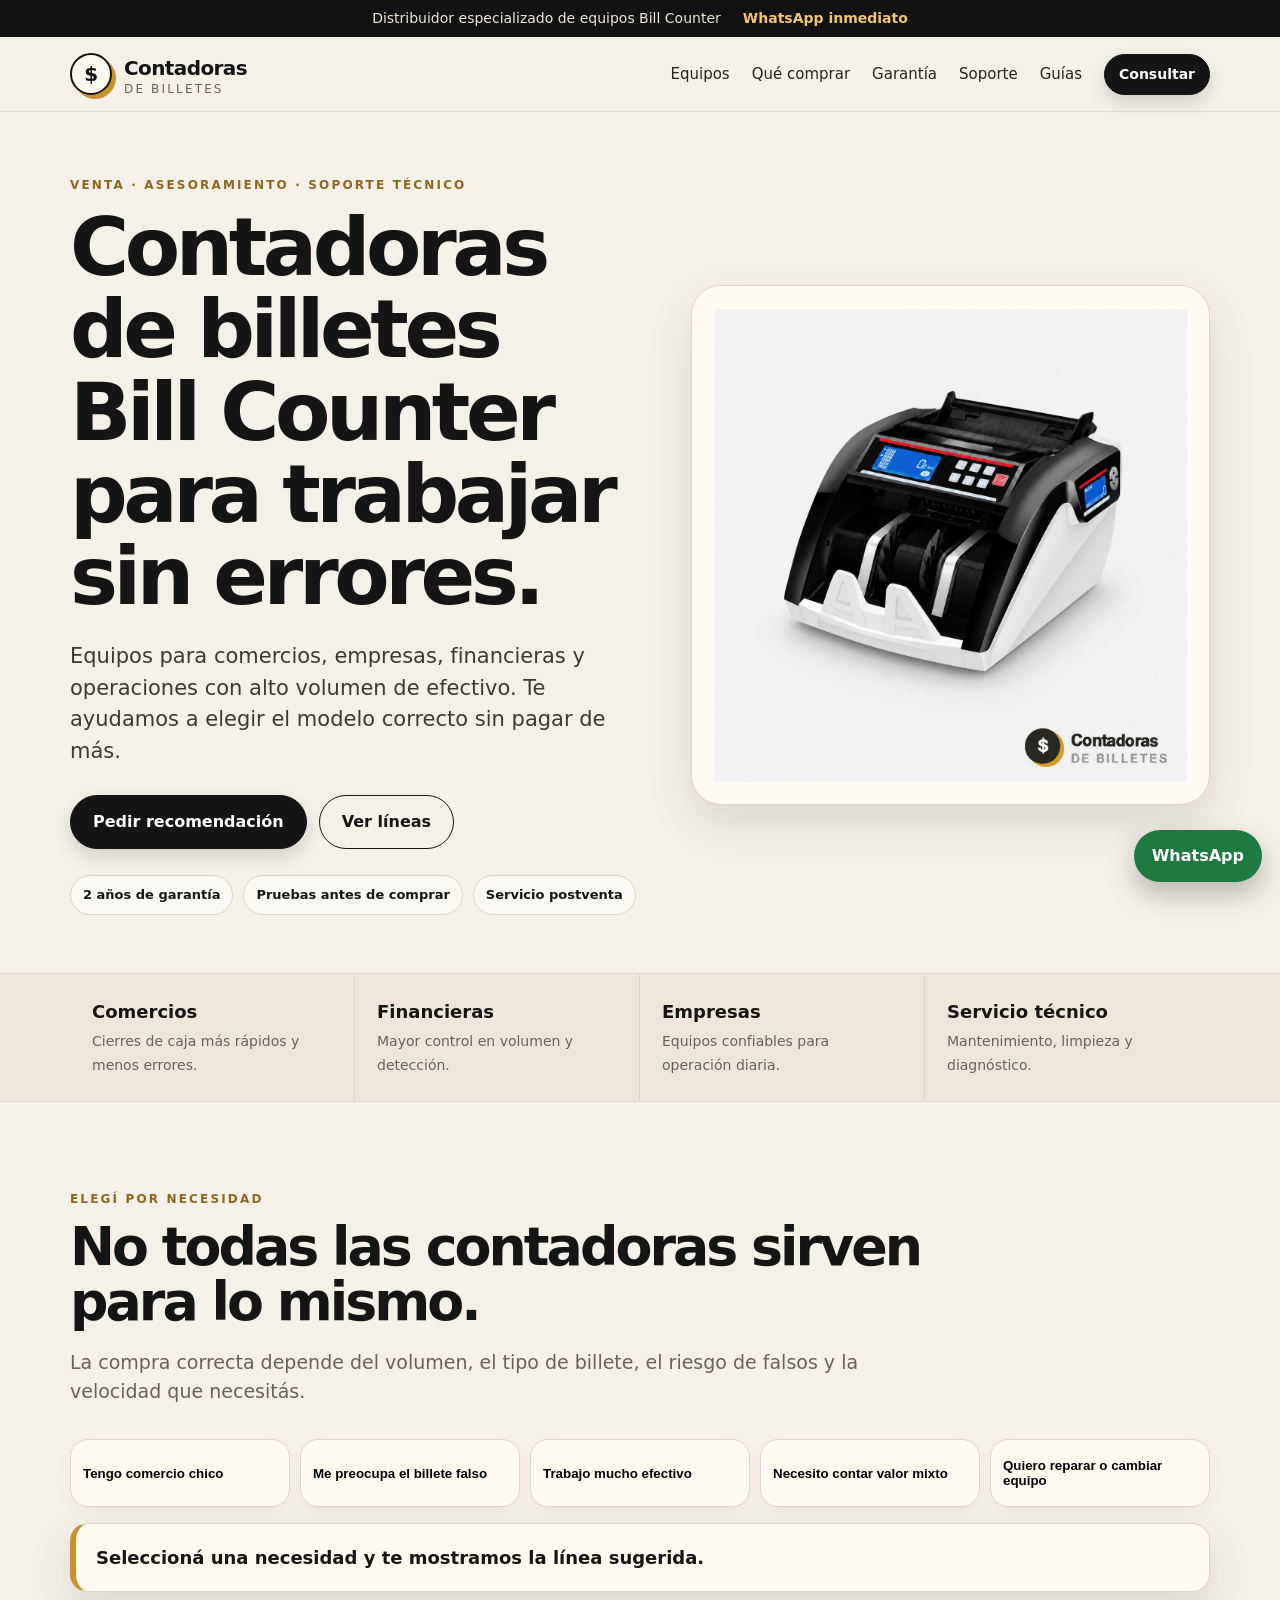
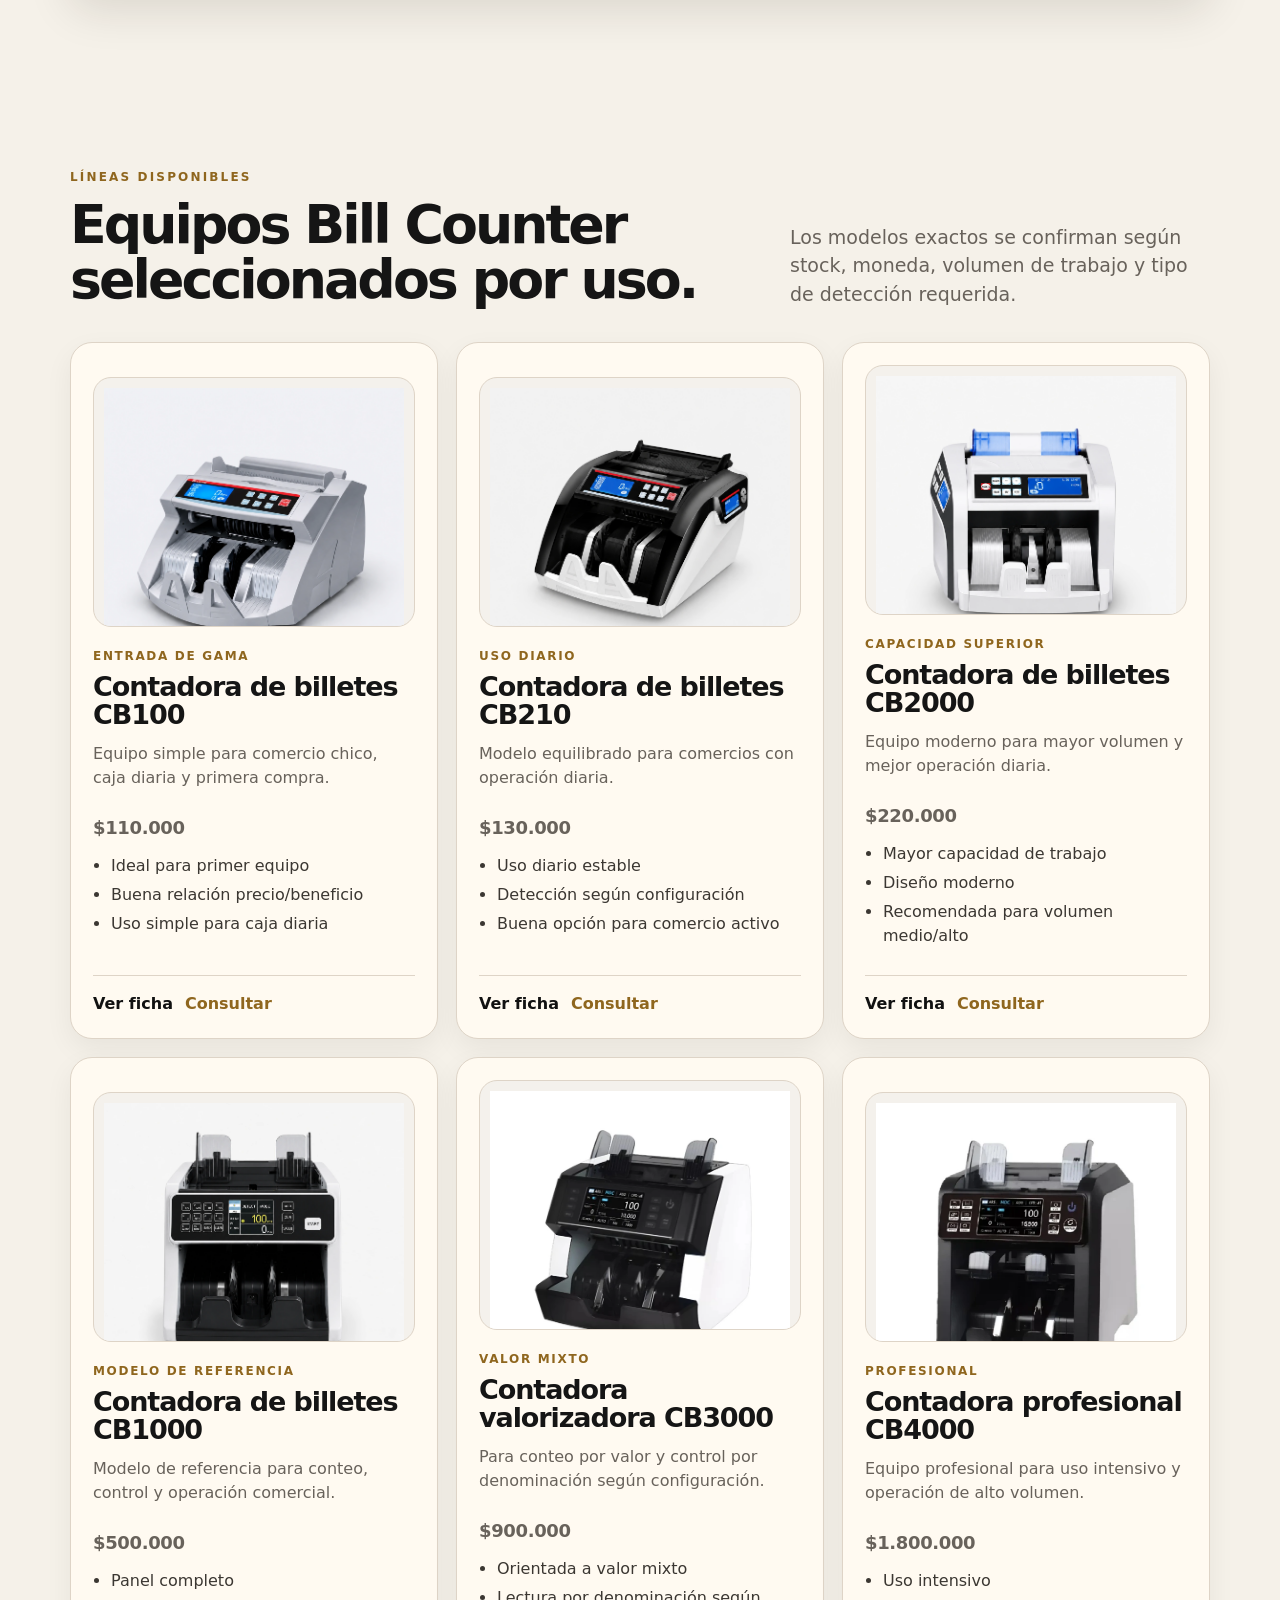
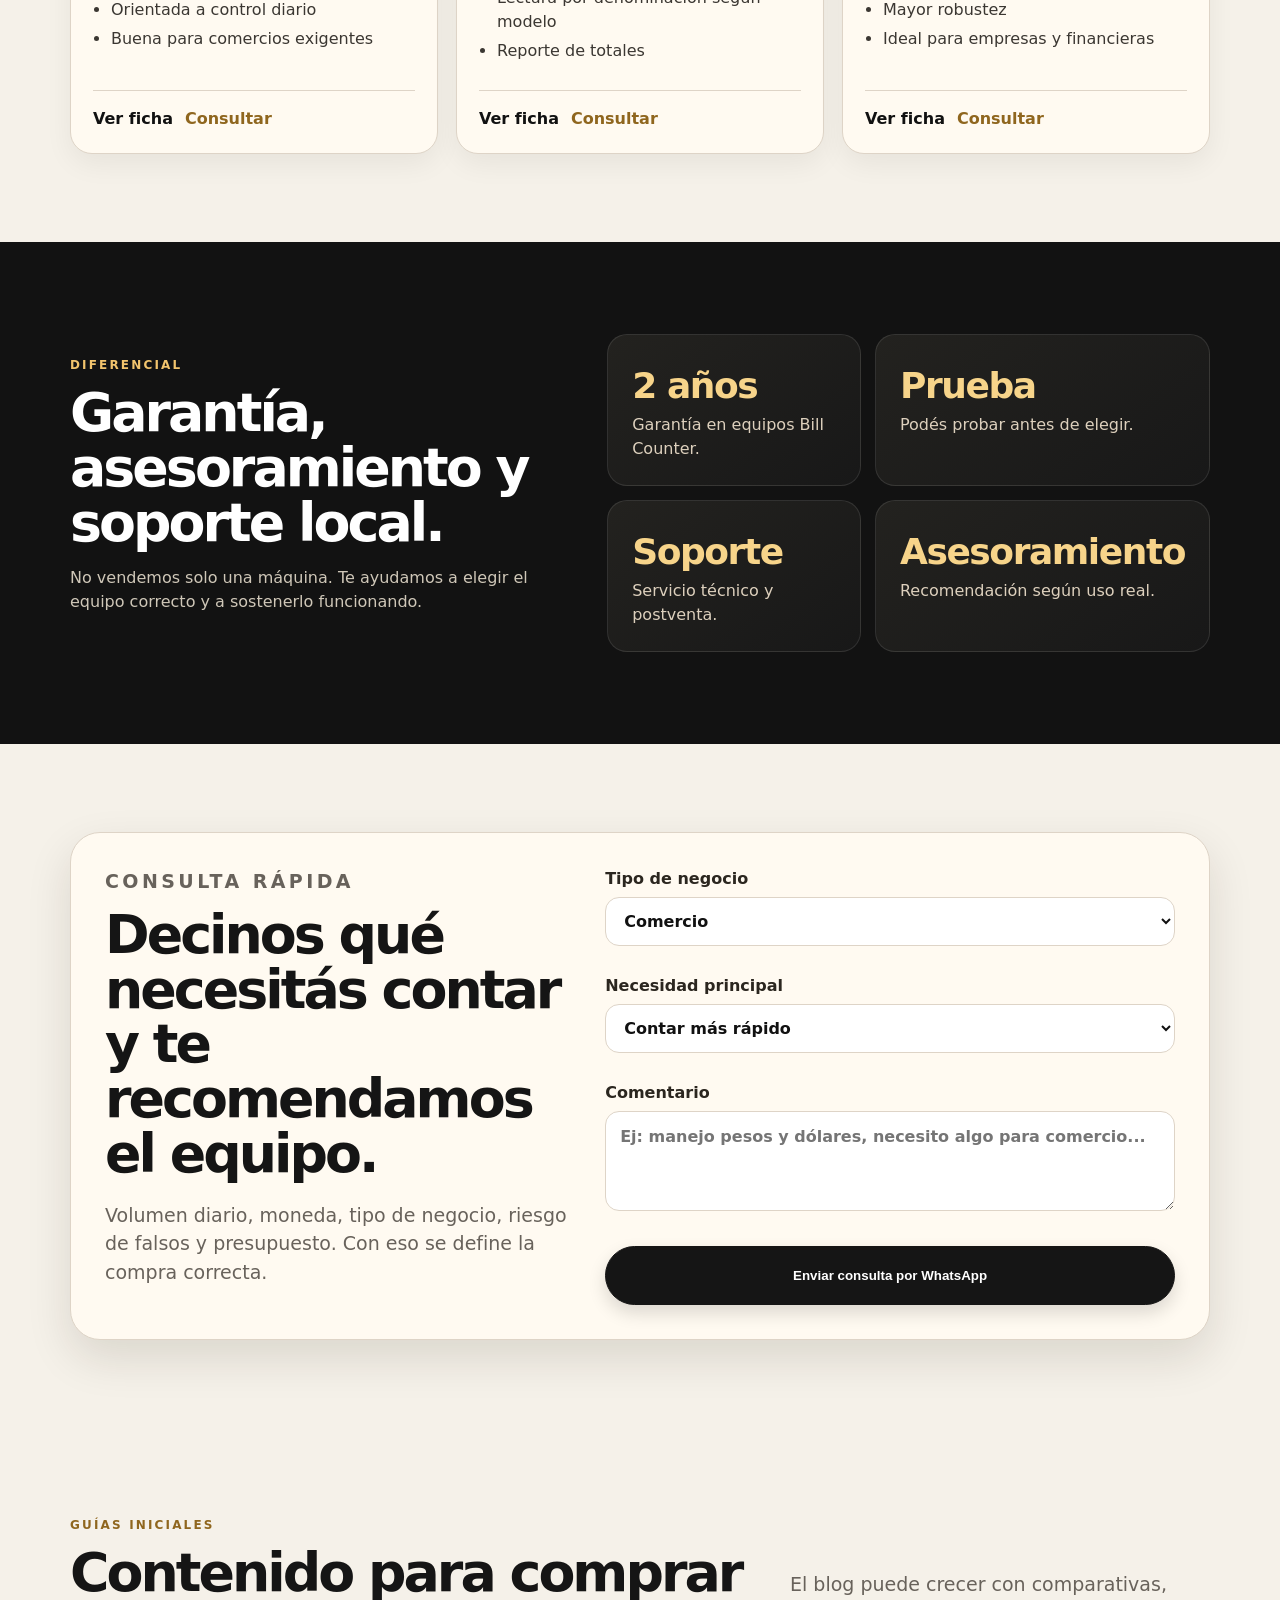
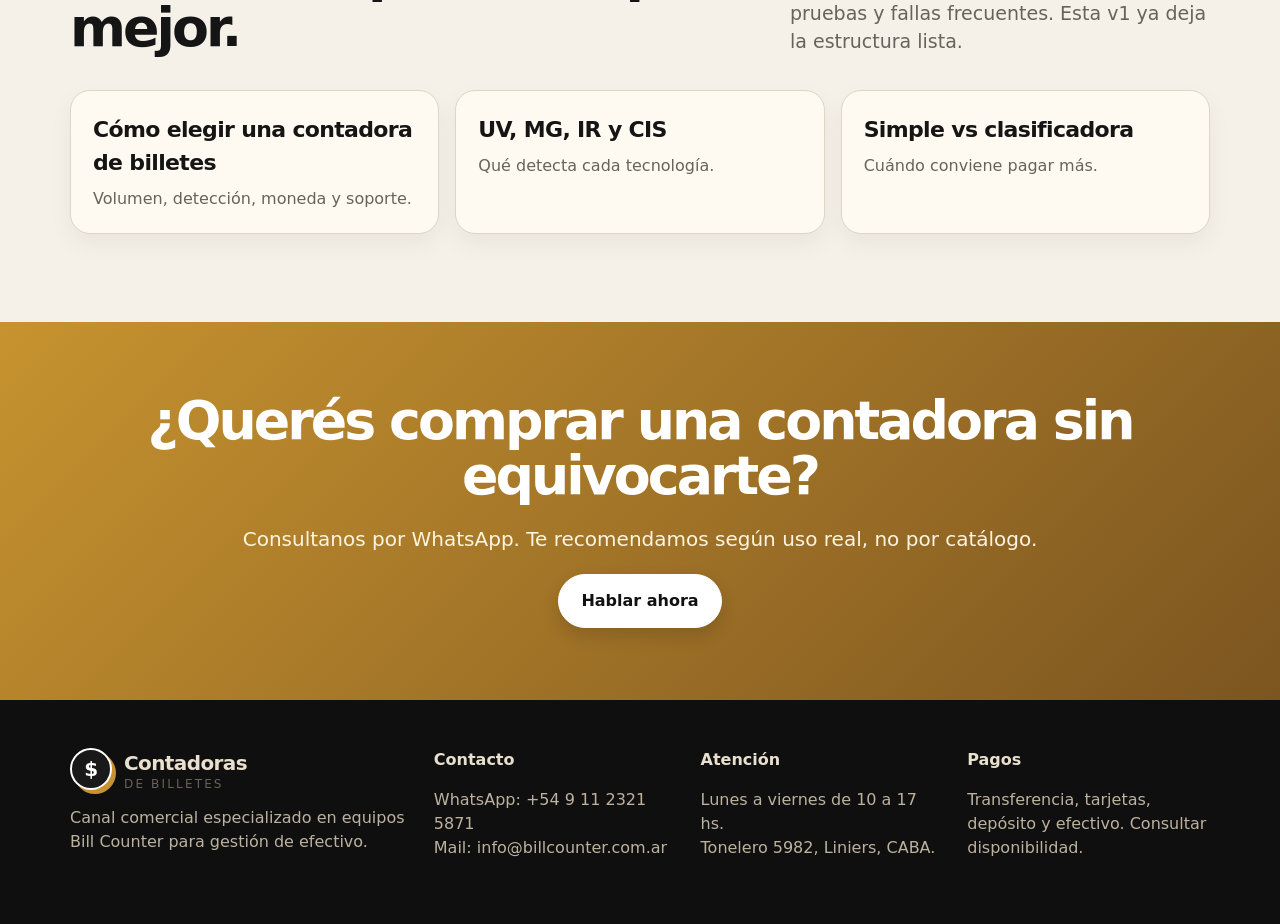
<file: index.html>
<!doctype html>
<html lang="es-AR">
<head>
  <meta charset="utf-8">
  <meta name="viewport" content="width=device-width, initial-scale=1">
  <title>Contadoras de Billetes | Distribuidor Bill Counter Argentina</title>
  <meta name="description" content="Contadoras de billetes Bill Counter para comercios, empresas, financieras y alto volumen. Asesoramiento técnico, garantía de 2 años y soporte local.">
  <meta name="keywords" content="contadoras de billetes, contador de billetes, detector de billetes falsos, contadora Bill Counter, maquina contar billetes, clasificadora de billetes">
  <meta name="robots" content="index,follow">
  <link rel="canonical" href="https://www.contadorasdebilletes.com.ar/">
  <meta property="og:title" content="Contadoras de Billetes | Distribuidor Bill Counter">
  <meta property="og:description" content="Equipos para contar, detectar y procesar efectivo. Asesoramiento técnico y soporte local.">
  <meta property="og:type" content="website">
  <meta property="og:url" content="https://www.contadorasdebilletes.com.ar/">
  <link rel="icon" href="assets/favicon.svg" type="image/svg+xml">
  <link rel="stylesheet" href="assets/styles-v3.css">
  <script type="application/ld+json">
  {
    "@context":"https://schema.org",
    "@type":"LocalBusiness",
    "name":"Contadoras de Billetes",
    "description":"Distribuidor especializado de equipos Bill Counter para conteo, detección y gestión de efectivo.",
    "url":"https://www.contadorasdebilletes.com.ar/",
    "telephone":"+5491123215871",
    "address":{"@type":"PostalAddress","streetAddress":"Tonelero 5982","addressLocality":"Liniers","addressRegion":"CABA","postalCode":"1408","addressCountry":"AR"},
    "areaServed":"Argentina",
    "brand":{"@type":"Brand","name":"Bill Counter"}
  }
  </script>
</head>
<body>
  <header class="site-header" id="top">
    <div class="top-strip">
      <span>Distribuidor especializado de equipos Bill Counter</span>
      <a href="https://wa.me/5491123215871?text=Hola%2C%20quiero%20consultar%20por%20una%20contadora%20de%20billetes" target="_blank" rel="noopener">WhatsApp inmediato</a>
    </div>
    <nav class="nav wrap" aria-label="Navegación principal">
      <a class="brand" href="#top" aria-label="Contadoras de Billetes inicio">
        <span class="brand-mark">$</span>
        <span><strong>Contadoras</strong><small>de Billetes</small></span>
      </a>
      <button class="menu-btn" aria-label="Abrir menú" aria-expanded="false">☰</button>
      <div class="nav-links">
        <a href="#equipos">Equipos</a>
        <a href="#selector">Qué comprar</a>
        <a href="#garantia">Garantía</a>
        <a href="#soporte">Soporte</a>
        <a href="#blog">Guías</a>
        <a class="btn small" href="https://wa.me/5491123215871?text=Hola%2C%20quiero%20asesoramiento%20para%20elegir%20una%20contadora" target="_blank" rel="noopener">Consultar</a>
      </div>
    </nav>
  </header>

  <main>
    <section class="hero wrap">
      <div class="hero-copy">
        <p class="eyebrow">Venta · asesoramiento · soporte técnico</p>
        <h1>Contadoras de billetes Bill Counter para trabajar sin errores.</h1>
        <p class="lead">Equipos para comercios, empresas, financieras y operaciones con alto volumen de efectivo. Te ayudamos a elegir el modelo correcto sin pagar de más.</p>
        <div class="hero-actions">
          <a class="btn" href="https://wa.me/5491123215871?text=Hola%2C%20quiero%20comprar%20una%20contadora%20de%20billetes" target="_blank" rel="noopener">Pedir recomendación</a>
          <a class="btn secondary" href="#equipos">Ver líneas</a>
        </div>
        <div class="proof-row" aria-label="Beneficios principales">
          <span>2 años de garantía</span>
          <span>Pruebas antes de comprar</span>
          <span>Servicio postventa</span>
        </div>
      </div>
      <a class="hero-product" href="productos/cb210.html" aria-label="Ver contadora Bill Counter CB210">
        <img src="assets/img/productos/cb210/cb210-main.webp" alt="Contadora de billetes Bill Counter CB210">
      </a>
    </section>

    <section class="bands">
      <div class="wrap band-grid">
        <article>
          <strong>Comercios</strong>
          <span>Cierres de caja más rápidos y menos errores.</span>
        </article>
        <article>
          <strong>Financieras</strong>
          <span>Mayor control en volumen y detección.</span>
        </article>
        <article>
          <strong>Empresas</strong>
          <span>Equipos confiables para operación diaria.</span>
        </article>
        <article>
          <strong>Servicio técnico</strong>
          <span>Mantenimiento, limpieza y diagnóstico.</span>
        </article>
      </div>
    </section>

    <section class="section wrap" id="selector">
      <div class="section-head">
        <p class="eyebrow">Elegí por necesidad</p>
        <h2>No todas las contadoras sirven para lo mismo.</h2>
        <p>La compra correcta depende del volumen, el tipo de billete, el riesgo de falsos y la velocidad que necesitás.</p>
      </div>
      <div class="selector-grid">
        <button data-filter="comercio">Tengo comercio chico</button>
        <button data-filter="falsos">Me preocupa el billete falso</button>
        <button data-filter="volumen">Trabajo mucho efectivo</button>
        <button data-filter="mixto">Necesito contar valor mixto</button>
        <button data-filter="soporte">Quiero reparar o cambiar equipo</button>
      </div>
      <div class="recommendation" id="recommendation">Seleccioná una necesidad y te mostramos la línea sugerida.</div>
    </section>

    <section class="section wrap" id="equipos">
      <div class="section-head split">
        <div>
          <p class="eyebrow">Líneas disponibles</p>
          <h2>Equipos Bill Counter seleccionados por uso.</h2>
        </div>
        <p>Los modelos exactos se confirman según stock, moneda, volumen de trabajo y tipo de detección requerida.</p>
      </div>
      <div class="product-grid">
        <article class="product-card" data-tags="comercio falsos">
          <a class="product-visual image" href="productos/cb100.html" aria-label="Ver ficha de Contadora de billetes CB100">
            <img src="assets/img/productos/cb100/cb100-main.webp" alt="Contadora de billetes CB100" loading="lazy">
          </a>
          <p class="kicker">Entrada de gama</p>
          <h3>Contadora de billetes CB100</h3>
          <p>Equipo simple para comercio chico, caja diaria y primera compra.</p>
          <p class="card-price">$110.000</p>
          <ul>
            <li>Ideal para primer equipo</li>
            <li>Buena relación precio/beneficio</li>
            <li>Uso simple para caja diaria</li>
          </ul>
          <div class="card-actions">
            <a href="productos/cb100.html">Ver ficha</a>
            <a href="https://wa.me/5491123215871?text=Hola%2C%20quiero%20consultar%20por%20la%20contadora%20Bill%20Counter%20CB100" target="_blank" rel="noopener">Consultar</a>
          </div>
        </article>
        <article class="product-card" data-tags="comercio falsos volumen">
          <a class="product-visual image" href="productos/cb210.html" aria-label="Ver ficha de Contadora de billetes CB210">
            <img src="assets/img/productos/cb210/cb210-main.webp" alt="Contadora de billetes CB210" loading="lazy">
          </a>
          <p class="kicker">Uso diario</p>
          <h3>Contadora de billetes CB210</h3>
          <p>Modelo equilibrado para comercios con operación diaria.</p>
          <p class="card-price">$130.000</p>
          <ul>
            <li>Uso diario estable</li>
            <li>Detección según configuración</li>
            <li>Buena opción para comercio activo</li>
          </ul>
          <div class="card-actions">
            <a href="productos/cb210.html">Ver ficha</a>
            <a href="https://wa.me/5491123215871?text=Hola%2C%20quiero%20consultar%20por%20la%20contadora%20Bill%20Counter%20CB210" target="_blank" rel="noopener">Consultar</a>
          </div>
        </article>
        <article class="product-card" data-tags="volumen falsos comercio">
          <a class="product-visual image" href="productos/cb2000.html" aria-label="Ver ficha de Contadora de billetes CB2000">
            <img src="assets/img/productos/cb2000/cb2000-main.webp" alt="Contadora de billetes CB2000" loading="lazy">
          </a>
          <p class="kicker">Capacidad superior</p>
          <h3>Contadora de billetes CB2000</h3>
          <p>Equipo moderno para mayor volumen y mejor operación diaria.</p>
          <p class="card-price">$220.000</p>
          <ul>
            <li>Mayor capacidad de trabajo</li>
            <li>Diseño moderno</li>
            <li>Recomendada para volumen medio/alto</li>
          </ul>
          <div class="card-actions">
            <a href="productos/cb2000.html">Ver ficha</a>
            <a href="https://wa.me/5491123215871?text=Hola%2C%20quiero%20consultar%20por%20la%20contadora%20Bill%20Counter%20CB2000" target="_blank" rel="noopener">Consultar</a>
          </div>
        </article>
        <article class="product-card" data-tags="falsos comercio volumen">
          <a class="product-visual image" href="productos/cb1000.html" aria-label="Ver ficha de Contadora de billetes CB1000">
            <img src="assets/img/productos/cb1000/cb1000-main.webp" alt="Contadora de billetes CB1000" loading="lazy">
          </a>
          <p class="kicker">Modelo de referencia</p>
          <h3>Contadora de billetes CB1000</h3>
          <p>Modelo de referencia para conteo, control y operación comercial.</p>
          <p class="card-price">$500.000</p>
          <ul>
            <li>Panel completo</li>
            <li>Orientada a control diario</li>
            <li>Buena para comercios exigentes</li>
          </ul>
          <div class="card-actions">
            <a href="productos/cb1000.html">Ver ficha</a>
            <a href="https://wa.me/5491123215871?text=Hola%2C%20quiero%20consultar%20por%20la%20contadora%20Bill%20Counter%20CB1000" target="_blank" rel="noopener">Consultar</a>
          </div>
        </article>
        <article class="product-card" data-tags="mixto volumen falsos">
          <a class="product-visual image" href="productos/cb3000.html" aria-label="Ver ficha de Contadora valorizadora CB3000">
            <img src="assets/img/productos/cb3000/cb3000-main.webp" alt="Contadora valorizadora CB3000" loading="lazy">
          </a>
          <p class="kicker">Valor mixto</p>
          <h3>Contadora valorizadora CB3000</h3>
          <p>Para conteo por valor y control por denominación según configuración.</p>
          <p class="card-price">$900.000</p>
          <ul>
            <li>Orientada a valor mixto</li>
            <li>Lectura por denominación según modelo</li>
            <li>Reporte de totales</li>
          </ul>
          <div class="card-actions">
            <a href="productos/cb3000.html">Ver ficha</a>
            <a href="https://wa.me/5491123215871?text=Hola%2C%20quiero%20consultar%20por%20la%20contadora%20Bill%20Counter%20CB3000" target="_blank" rel="noopener">Consultar</a>
          </div>
        </article>
        <article class="product-card" data-tags="volumen mixto falsos">
          <a class="product-visual image" href="productos/cb4000.html" aria-label="Ver ficha de Contadora profesional CB4000">
            <img src="assets/img/productos/cb4000/cb4000-main.webp" alt="Contadora profesional CB4000" loading="lazy">
          </a>
          <p class="kicker">Profesional</p>
          <h3>Contadora profesional CB4000</h3>
          <p>Equipo profesional para uso intensivo y operación de alto volumen.</p>
          <p class="card-price">$1.800.000</p>
          <ul>
            <li>Uso intensivo</li>
            <li>Mayor robustez</li>
            <li>Ideal para empresas y financieras</li>
          </ul>
          <div class="card-actions">
            <a href="productos/cb4000.html">Ver ficha</a>
            <a href="https://wa.me/5491123215871?text=Hola%2C%20quiero%20consultar%20por%20la%20contadora%20Bill%20Counter%20CB4000" target="_blank" rel="noopener">Consultar</a>
          </div>
        </article>
      </div>
    </section>

    <section class="section dark" id="garantia">
      <div class="wrap dark-grid">
        <div>
          <p class="eyebrow">Diferencial</p>
          <h2>Garantía, asesoramiento y soporte local.</h2>
          <p>No vendemos solo una máquina. Te ayudamos a elegir el equipo correcto y a sostenerlo funcionando.</p>
        </div>
        <div class="features">
          <article><strong>2 años</strong><span>Garantía en equipos Bill Counter.</span></article>
          <article><strong>Prueba</strong><span>Podés probar antes de elegir.</span></article>
          <article><strong>Soporte</strong><span>Servicio técnico y postventa.</span></article>
          <article><strong>Asesoramiento</strong><span>Recomendación según uso real.</span></article>
        </div>
      </div>
    </section>

    <section class="section wrap" id="soporte">
      <div class="support-box">
        <div>
          <p class="eyebrow">Consulta rápida</p>
          <h2>Decinos qué necesitás contar y te recomendamos el equipo.</h2>
          <p>Volumen diario, moneda, tipo de negocio, riesgo de falsos y presupuesto. Con eso se define la compra correcta.</p>
        </div>
        <form class="lead-form" action="https://wa.me/5491123215871" method="get" target="_blank">
          <label>Tipo de negocio
            <select id="biz">
              <option>Comercio</option>
              <option>Financiera</option>
              <option>Empresa</option>
              <option>Estación de servicio</option>
              <option>Otro</option>
            </select>
          </label>
          <label>Necesidad principal
            <select id="need">
              <option>Contar más rápido</option>
              <option>Detectar falsos</option>
              <option>Contar valor mixto</option>
              <option>Alto volumen</option>
              <option>Servicio técnico</option>
            </select>
          </label>
          <label>Comentario
            <textarea id="comment" rows="3" placeholder="Ej: manejo pesos y dólares, necesito algo para comercio..."></textarea>
          </label>
          <input type="hidden" name="text" id="waText" value="Hola, quiero asesoramiento para elegir una contadora de billetes.">
          <button class="btn" type="submit">Enviar consulta por WhatsApp</button>
        </form>
      </div>
    </section>

    <section class="section wrap" id="blog">
      <div class="section-head split">
        <div>
          <p class="eyebrow">Guías iniciales</p>
          <h2>Contenido para comprar mejor.</h2>
        </div>
        <p>El blog puede crecer con comparativas, pruebas y fallas frecuentes. Esta v1 ya deja la estructura lista.</p>
      </div>
      <div class="blog-grid">
        <a href="blog/como-elegir-contadora.html"><strong>Cómo elegir una contadora de billetes</strong><span>Volumen, detección, moneda y soporte.</span></a>
        <a href="blog/uv-mg-ir-cis.html"><strong>UV, MG, IR y CIS</strong><span>Qué detecta cada tecnología.</span></a>
        <a href="blog/simple-vs-clasificadora.html"><strong>Simple vs clasificadora</strong><span>Cuándo conviene pagar más.</span></a>
      </div>
    </section>

    <section class="cta-section">
      <div class="wrap cta-inner">
        <h2>¿Querés comprar una contadora sin equivocarte?</h2>
        <p>Consultanos por WhatsApp. Te recomendamos según uso real, no por catálogo.</p>
        <a class="btn light" href="https://wa.me/5491123215871?text=Hola%2C%20quiero%20que%20me%20recomienden%20una%20contadora%20de%20billetes" target="_blank" rel="noopener">Hablar ahora</a>
      </div>
    </section>
  </main>

  <footer class="footer">
    <div class="wrap footer-grid">
      <div>
        <a class="brand footer-brand" href="#top"><span class="brand-mark">$</span><span><strong>Contadoras</strong><small>de Billetes</small></span></a>
        <p>Canal comercial especializado en equipos Bill Counter para gestión de efectivo.</p>
      </div>
      <div>
        <strong>Contacto</strong>
        <p>WhatsApp: +54 9 11 2321 5871<br>Mail: info@billcounter.com.ar</p>
      </div>
      <div>
        <strong>Atención</strong>
        <p>Lunes a viernes de 10 a 17 hs.<br>Tonelero 5982, Liniers, CABA.</p>
      </div>
      <div>
        <strong>Pagos</strong>
        <p>Transferencia, tarjetas, depósito y efectivo. Consultar disponibilidad.</p>
      </div>
    </div>
  </footer>

  <a class="floating-wa" href="https://wa.me/5491123215871?text=Hola%2C%20quiero%20consultar%20por%20una%20contadora%20de%20billetes" target="_blank" rel="noopener" aria-label="Consultar por WhatsApp">WhatsApp</a>
  <script src="assets/script.js"></script>
</body>
</html>
</file>
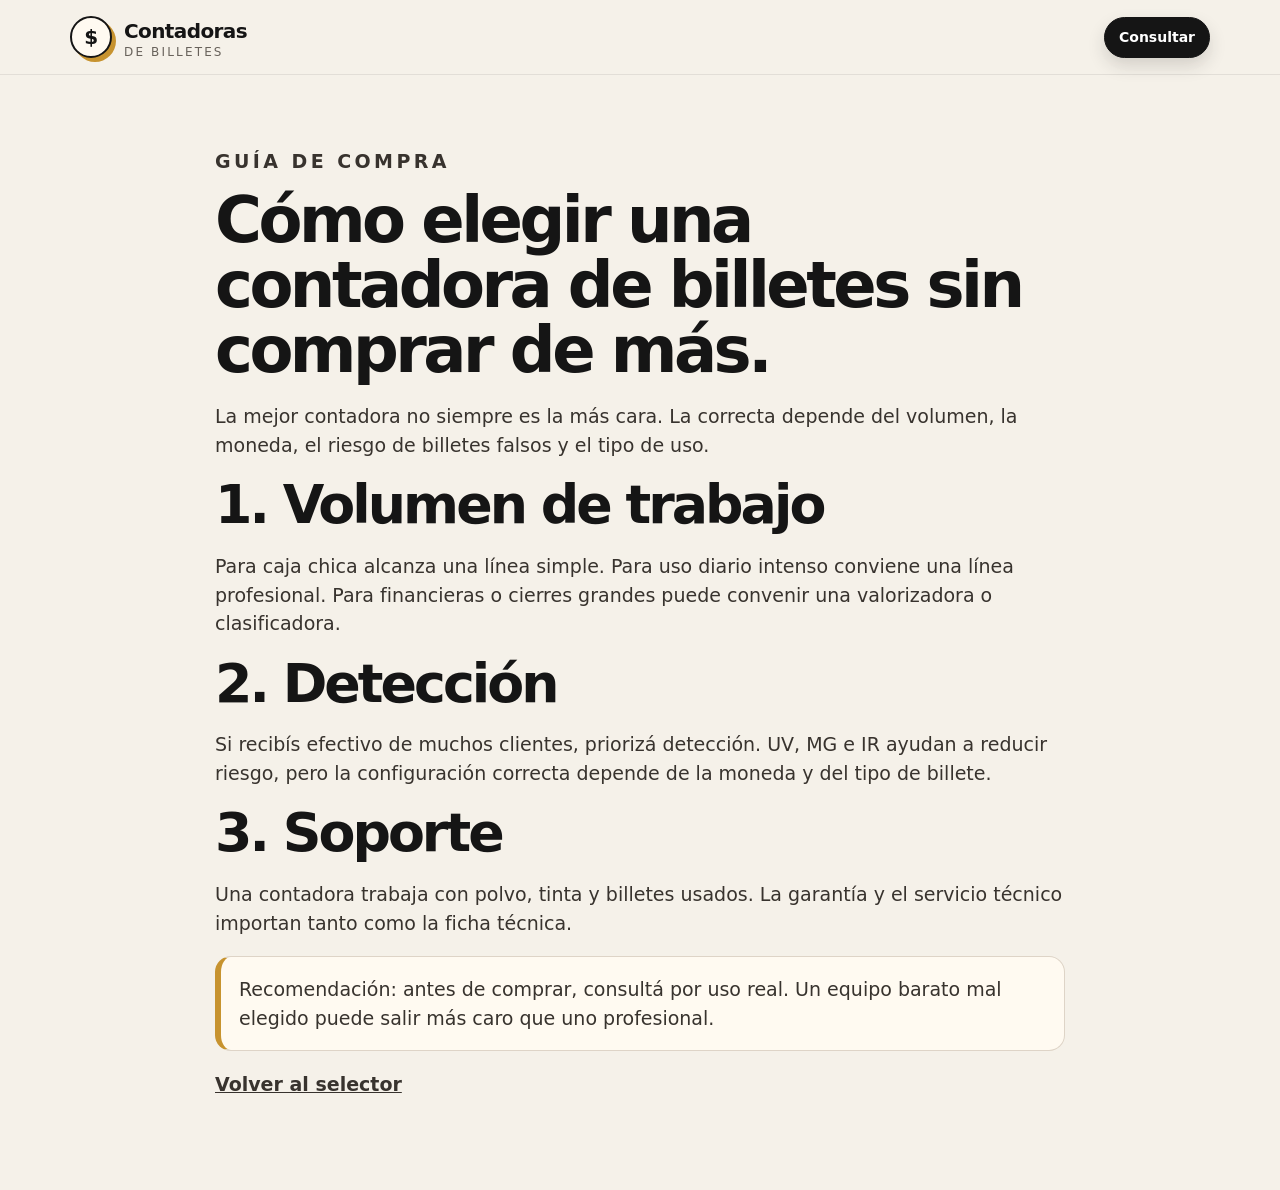
<file: blog/como-elegir-contadora.html>
<!doctype html><html lang="es-AR"><head><meta charset="utf-8"><meta name="viewport" content="width=device-width, initial-scale=1"><title>Cómo elegir una contadora de billetes</title><meta name="description" content="Guía rápida para elegir una contadora de billetes según volumen, detección, moneda y soporte técnico."><link rel="stylesheet" href="../assets/styles-v3.css"><link rel="icon" href="../assets/favicon.svg" type="image/svg+xml"></head><body><header class="site-header"><nav class="nav wrap"><a class="brand" href="../index.html"><span class="brand-mark">$</span><span><strong>Contadoras</strong><small>de Billetes</small></span></a><a class="btn small" href="https://wa.me/5491123215871?text=Hola%2C%20quiero%20asesoramiento%20para%20elegir%20una%20contadora" target="_blank" rel="noopener">Consultar</a></nav></header><main class="wrap article-body"><p class="eyebrow">Guía de compra</p><h1>Cómo elegir una contadora de billetes sin comprar de más.</h1><p>La mejor contadora no siempre es la más cara. La correcta depende del volumen, la moneda, el riesgo de billetes falsos y el tipo de uso.</p><h2>1. Volumen de trabajo</h2><p>Para caja chica alcanza una línea simple. Para uso diario intenso conviene una línea profesional. Para financieras o cierres grandes puede convenir una valorizadora o clasificadora.</p><h2>2. Detección</h2><p>Si recibís efectivo de muchos clientes, priorizá detección. UV, MG e IR ayudan a reducir riesgo, pero la configuración correcta depende de la moneda y del tipo de billete.</p><h2>3. Soporte</h2><p>Una contadora trabaja con polvo, tinta y billetes usados. La garantía y el servicio técnico importan tanto como la ficha técnica.</p><p class="note">Recomendación: antes de comprar, consultá por uso real. Un equipo barato mal elegido puede salir más caro que uno profesional.</p><p><a href="../index.html#selector">Volver al selector</a></p></main></body></html>
</file>
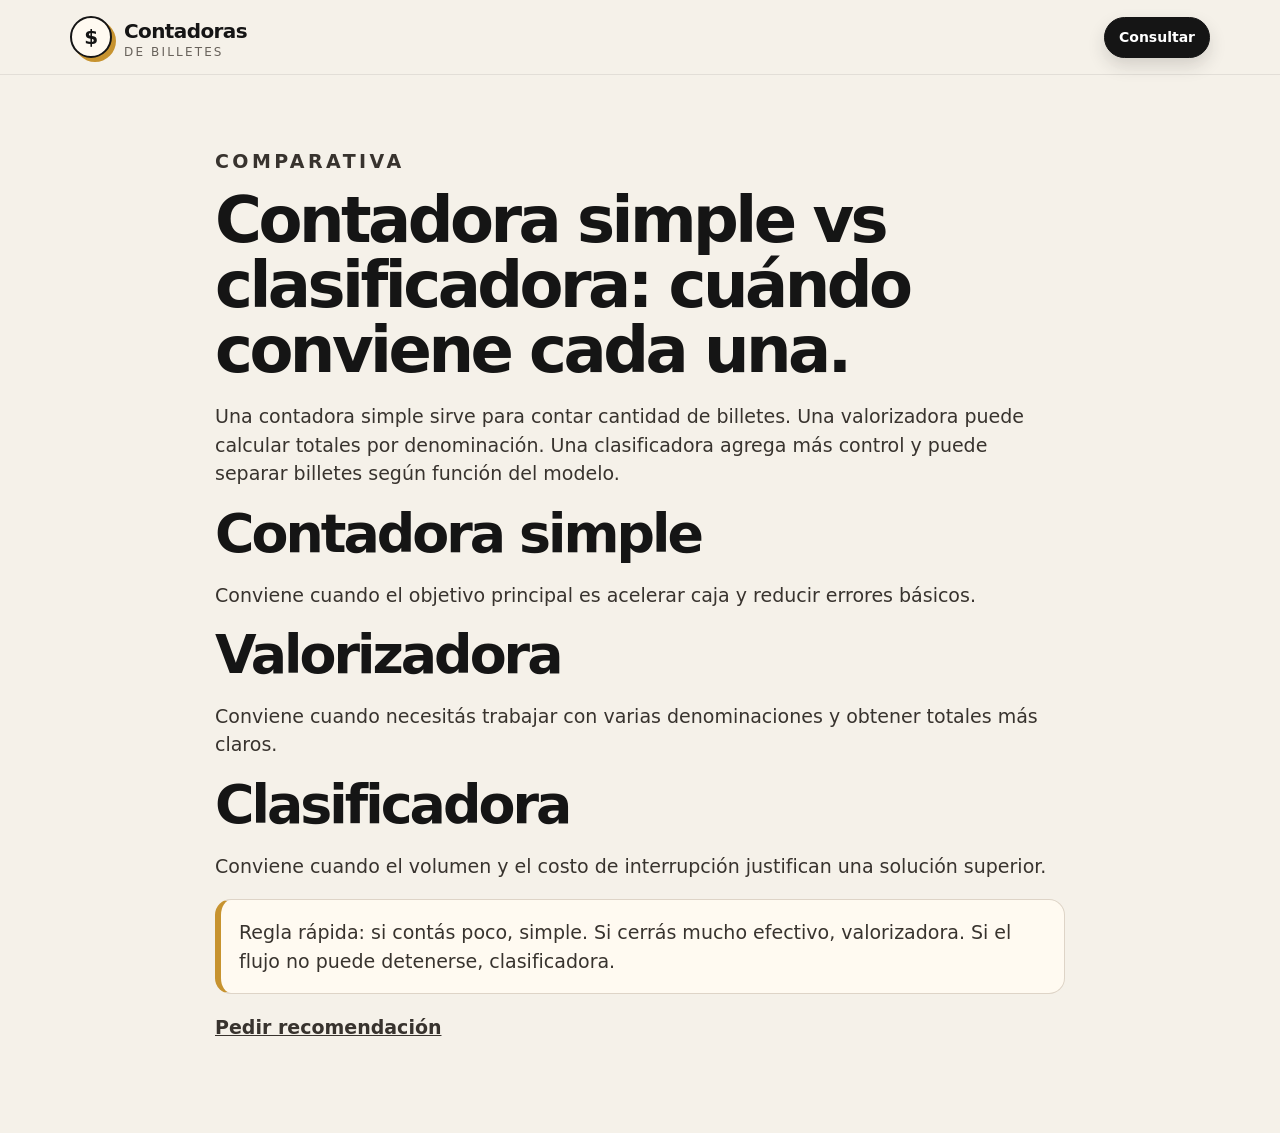
<file: blog/simple-vs-clasificadora.html>
<!doctype html><html lang="es-AR"><head><meta charset="utf-8"><meta name="viewport" content="width=device-width, initial-scale=1"><title>Contadora simple vs clasificadora de billetes</title><meta name="description" content="Diferencias entre una contadora simple, una valorizadora y una clasificadora de billetes."><link rel="stylesheet" href="../assets/styles-v3.css"><link rel="icon" href="../assets/favicon.svg" type="image/svg+xml"></head><body><header class="site-header"><nav class="nav wrap"><a class="brand" href="../index.html"><span class="brand-mark">$</span><span><strong>Contadoras</strong><small>de Billetes</small></span></a><a class="btn small" href="https://wa.me/5491123215871?text=Hola%2C%20quiero%20saber%20si%20me%20conviene%20contadora%20simple%20o%20clasificadora" target="_blank" rel="noopener">Consultar</a></nav></header><main class="wrap article-body"><p class="eyebrow">Comparativa</p><h1>Contadora simple vs clasificadora: cuándo conviene cada una.</h1><p>Una contadora simple sirve para contar cantidad de billetes. Una valorizadora puede calcular totales por denominación. Una clasificadora agrega más control y puede separar billetes según función del modelo.</p><h2>Contadora simple</h2><p>Conviene cuando el objetivo principal es acelerar caja y reducir errores básicos.</p><h2>Valorizadora</h2><p>Conviene cuando necesitás trabajar con varias denominaciones y obtener totales más claros.</p><h2>Clasificadora</h2><p>Conviene cuando el volumen y el costo de interrupción justifican una solución superior.</p><p class="note">Regla rápida: si contás poco, simple. Si cerrás mucho efectivo, valorizadora. Si el flujo no puede detenerse, clasificadora.</p><p><a href="../index.html#selector">Pedir recomendación</a></p></main></body></html>
</file>
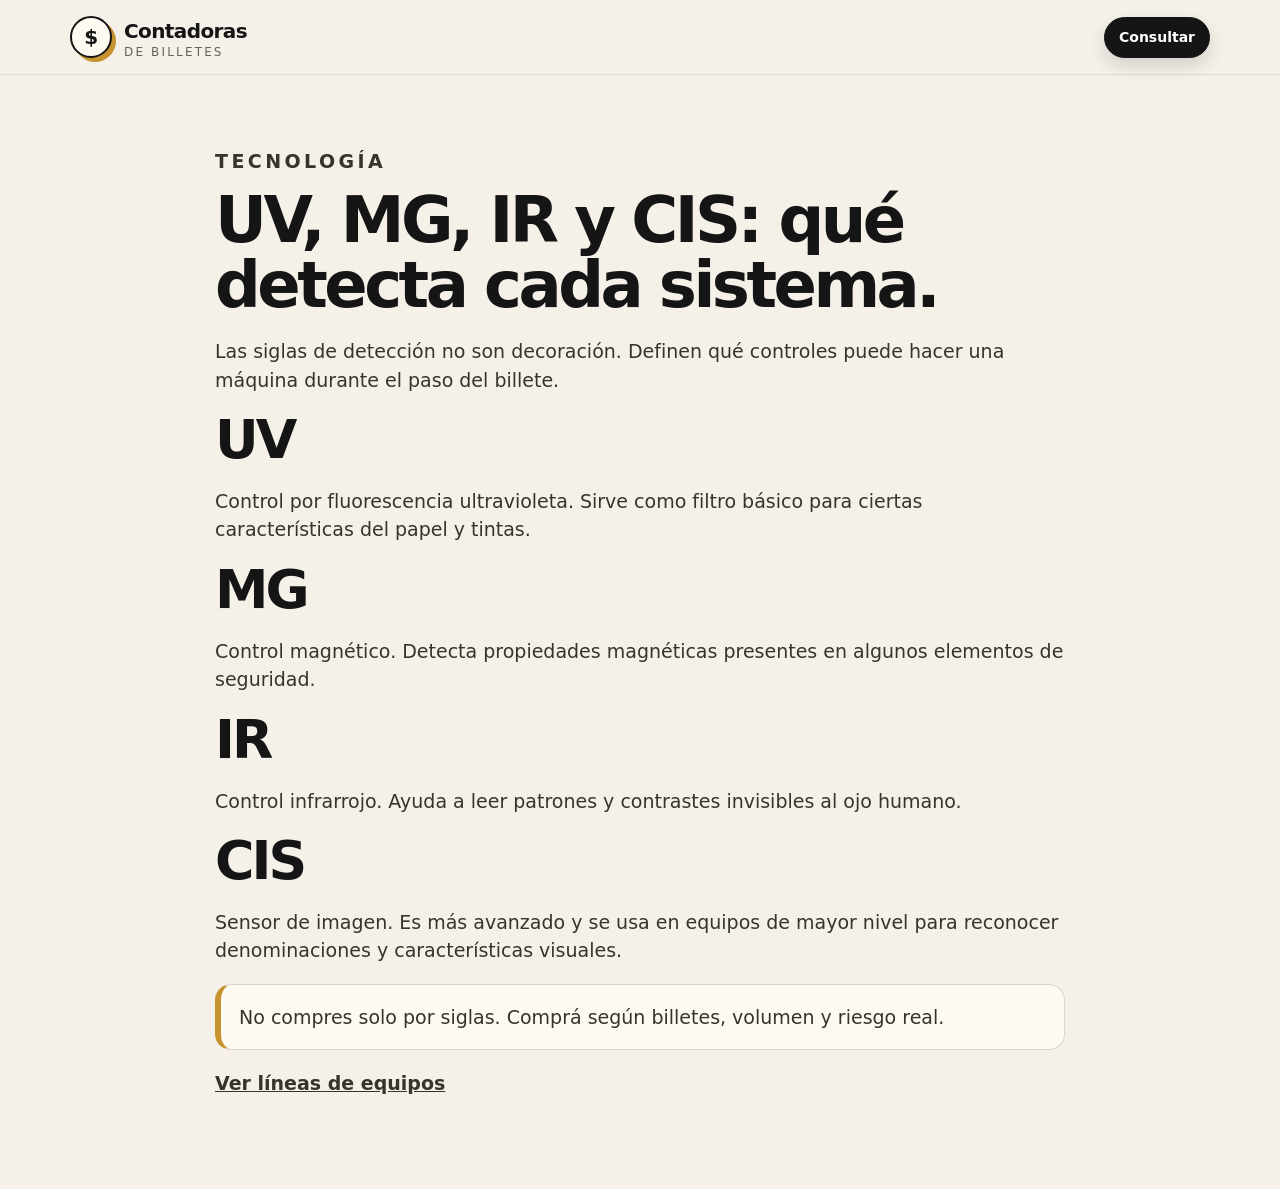
<file: blog/uv-mg-ir-cis.html>
<!doctype html><html lang="es-AR"><head><meta charset="utf-8"><meta name="viewport" content="width=device-width, initial-scale=1"><title>UV, MG, IR y CIS en contadoras de billetes</title><meta name="description" content="Diferencias entre sensores UV, MG, IR y CIS para detección de billetes falsos en contadoras."><link rel="stylesheet" href="../assets/styles-v3.css"><link rel="icon" href="../assets/favicon.svg" type="image/svg+xml"></head><body><header class="site-header"><nav class="nav wrap"><a class="brand" href="../index.html"><span class="brand-mark">$</span><span><strong>Contadoras</strong><small>de Billetes</small></span></a><a class="btn small" href="https://wa.me/5491123215871?text=Hola%2C%20quiero%20una%20contadora%20con%20deteccion%20de%20falsos" target="_blank" rel="noopener">Consultar</a></nav></header><main class="wrap article-body"><p class="eyebrow">Tecnología</p><h1>UV, MG, IR y CIS: qué detecta cada sistema.</h1><p>Las siglas de detección no son decoración. Definen qué controles puede hacer una máquina durante el paso del billete.</p><h2>UV</h2><p>Control por fluorescencia ultravioleta. Sirve como filtro básico para ciertas características del papel y tintas.</p><h2>MG</h2><p>Control magnético. Detecta propiedades magnéticas presentes en algunos elementos de seguridad.</p><h2>IR</h2><p>Control infrarrojo. Ayuda a leer patrones y contrastes invisibles al ojo humano.</p><h2>CIS</h2><p>Sensor de imagen. Es más avanzado y se usa en equipos de mayor nivel para reconocer denominaciones y características visuales.</p><p class="note">No compres solo por siglas. Comprá según billetes, volumen y riesgo real.</p><p><a href="../index.html#equipos">Ver líneas de equipos</a></p></main></body></html>
</file>
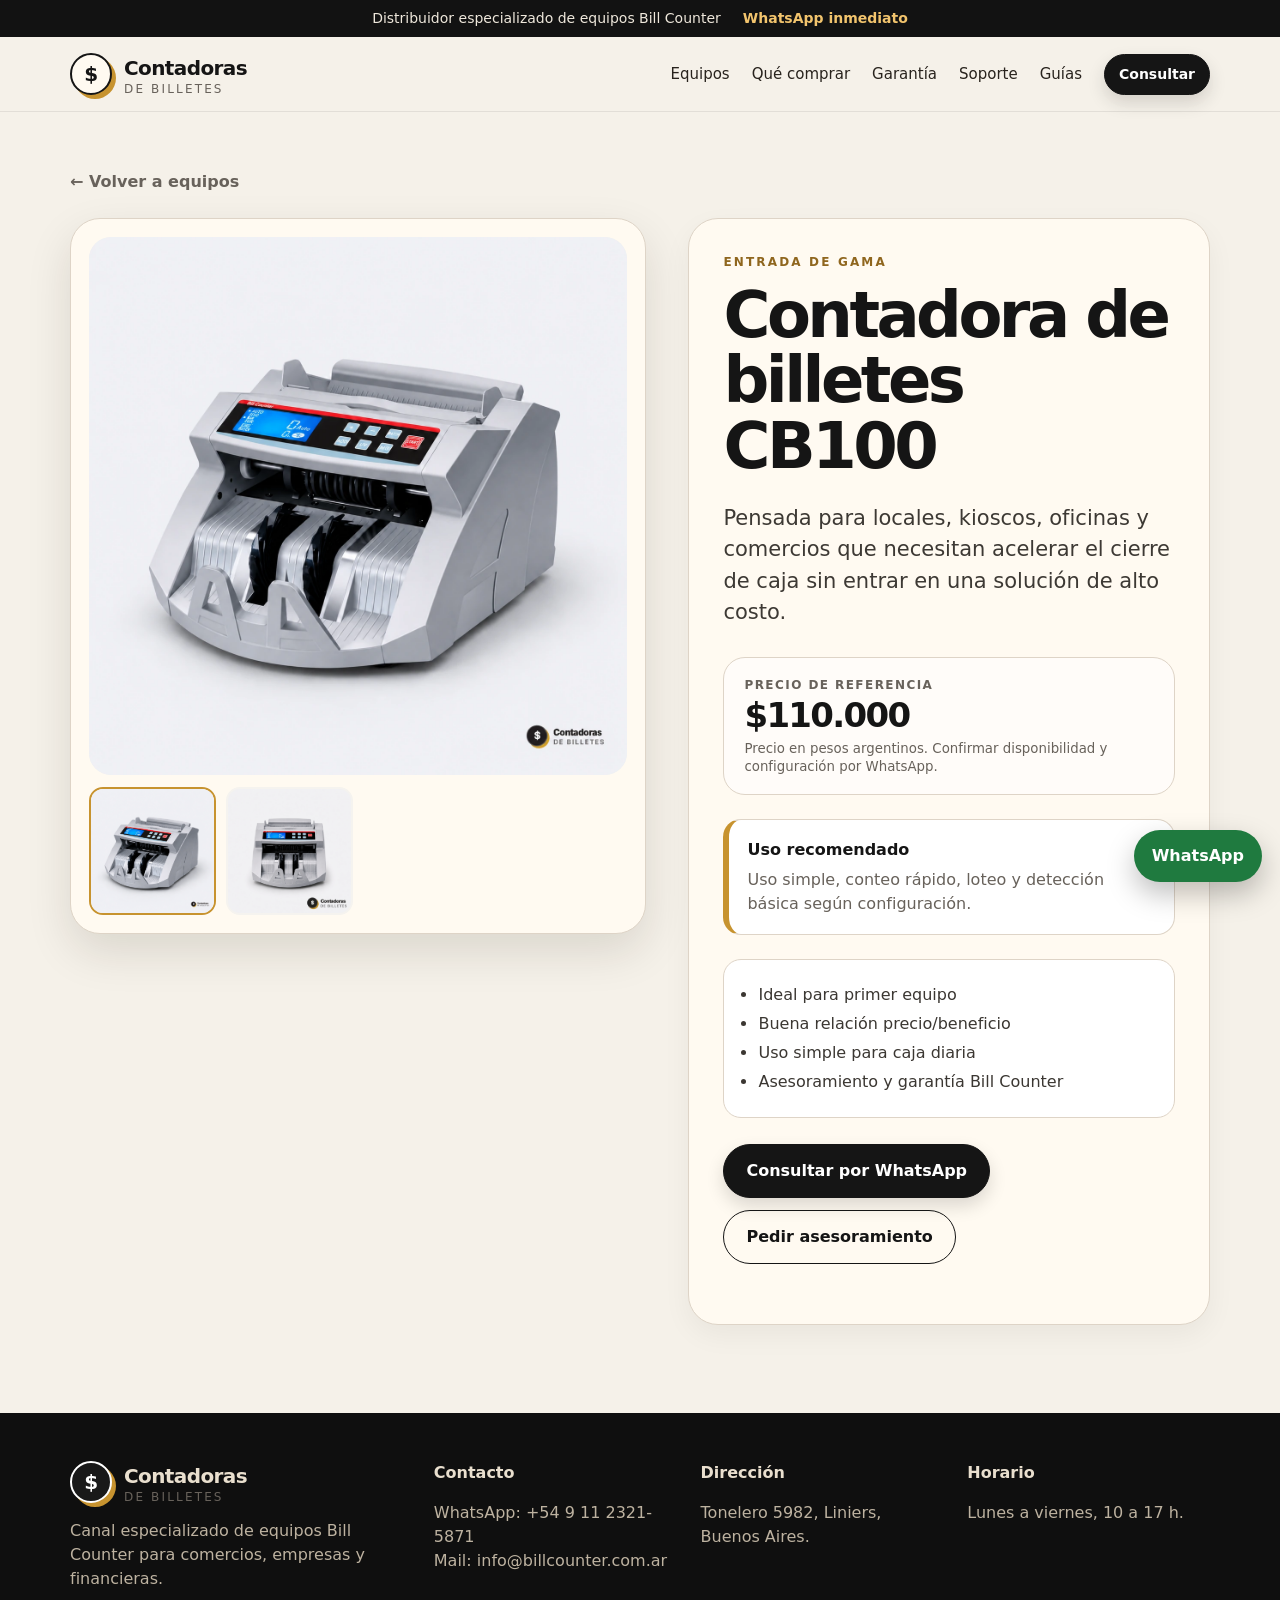
<file: productos/cb100.html>
<!doctype html>
<html lang="es-AR">
<head>
  <meta charset="utf-8">
  <meta name="viewport" content="width=device-width, initial-scale=1">
  <title>Contadora de billetes CB100 | Contadoras de Billetes</title>
  <meta name="description" content="Equipo simple para comercio chico, caja diaria y primera compra. Distribuidor especializado Bill Counter con garantía, asesoramiento y soporte local.">
  <meta name="robots" content="index,follow">
  <link rel="canonical" href="https://www.contadorasdebilletes.com.ar/productos/cb100.html">
  <link rel="icon" href="../assets/favicon.svg" type="image/svg+xml">
  <link rel="stylesheet" href="../assets/styles-v3.css">
  <script type="application/ld+json">{"@context":"https://schema.org","@type":"Product","name":"Bill Counter CB100","brand":{"@type":"Brand","name":"Bill Counter"},"description":"Equipo simple para comercio chico, caja diaria y primera compra.","image":["https://www.contadorasdebilletes.com.ar/assets/img/productos/cb100/cb100-main.webp","https://www.contadorasdebilletes.com.ar/assets/img/productos/cb100/cb100-01.webp"],"sku":"CB100","offers":{"@type":"Offer","url":"https://www.contadorasdebilletes.com.ar/productos/cb100.html","priceCurrency":"ARS","price":"110000","availability":"https://schema.org/InStock","itemCondition":"https://schema.org/NewCondition","seller":{"@type":"Organization","name":"Contadoras de Billetes"}}}</script>
</head>
<body>

  <header class="site-header" id="top">
    <div class="top-strip">
      <span>Distribuidor especializado de equipos Bill Counter</span>
      <a href="https://wa.me/5491123215871?text=Hola%2C%20quiero%20consultar%20por%20una%20contadora%20de%20billetes" target="_blank" rel="noopener">WhatsApp inmediato</a>
    </div>
    <nav class="nav wrap" aria-label="Navegación principal">
      <a class="brand" href="../index.html" aria-label="Contadoras de Billetes inicio">
        <span class="brand-mark">$</span>
        <span><strong>Contadoras</strong><small>de Billetes</small></span>
      </a>
      <button class="menu-btn" aria-label="Abrir menú" aria-expanded="false">☰</button>
      <div class="nav-links">
        <a href="../index.html#equipos">Equipos</a>
        <a href="../index.html#selector">Qué comprar</a>
        <a href="../index.html#garantia">Garantía</a>
        <a href="../index.html#soporte">Soporte</a>
        <a href="../index.html#blog">Guías</a>
        <a class="btn small" href="https://wa.me/5491123215871?text=Hola%2C%20quiero%20asesoramiento%20para%20elegir%20una%20contadora" target="_blank" rel="noopener">Consultar</a>
      </div>
    </nav>
  </header>
  <main>
    <section class="product-page wrap">
      <a class="breadcrumb" href="../index.html#equipos">← Volver a equipos</a>
      <div class="product-detail">
        <div class="gallery">
          <img class="gallery-main" src="../assets/img/productos/cb100/cb100-main.webp" alt="Contadora de billetes CB100">
          <div class="gallery-thumbs">
            <img class="active" src="../assets/img/productos/cb100/cb100-main.webp" alt="Contadora de billetes CB100 vista 1" loading="lazy">
            <img src="../assets/img/productos/cb100/cb100-01.webp" alt="Contadora de billetes CB100 vista 2" loading="lazy">
          </div>
        </div>
        <div class="product-info">
          <p class="eyebrow">Entrada de gama</p>
          <h1>Contadora de billetes CB100</h1>
          <p class="lead">Pensada para locales, kioscos, oficinas y comercios que necesitan acelerar el cierre de caja sin entrar en una solución de alto costo.</p>

          <div class="price-box">
            <span>Precio de referencia</span>
            <strong>$110.000</strong>
            <small>Precio en pesos argentinos. Confirmar disponibilidad y configuración por WhatsApp.</small>
          </div>
          <div class="info-box">
            <strong>Uso recomendado</strong>
            <p>Uso simple, conteo rápido, loteo y detección básica según configuración.</p>
          </div>
          <ul class="feature-list">
              <li>Ideal para primer equipo</li>
              <li>Buena relación precio/beneficio</li>
              <li>Uso simple para caja diaria</li>
              <li>Asesoramiento y garantía Bill Counter</li>
          </ul>
          <div class="hero-actions">
            <a class="btn" href="https://wa.me/5491123215871?text=Hola%2C%20quiero%20consultar%20por%20la%20contadora%20Bill%20Counter%20CB100" target="_blank" rel="noopener">Consultar por WhatsApp</a>
            <a class="btn secondary" href="../index.html#soporte">Pedir asesoramiento</a>
          </div>
        </div>
      </div>
    </section>
  </main>

  <footer class="footer">
    <div class="wrap footer-grid">
      <div>
        <a class="brand" href="../index.html"><span class="brand-mark">$</span><span><strong>Contadoras</strong><small>de Billetes</small></span></a>
        <p>Canal especializado de equipos Bill Counter para comercios, empresas y financieras.</p>
      </div>
      <div><strong>Contacto</strong><p>WhatsApp: +54 9 11 2321-5871<br>Mail: info@billcounter.com.ar</p></div>
      <div><strong>Dirección</strong><p>Tonelero 5982, Liniers, Buenos Aires.</p></div>
      <div><strong>Horario</strong><p>Lunes a viernes, 10 a 17 h.</p></div>
    </div>
  </footer>
  <a class="floating-wa" href="https://wa.me/5491123215871?text=Hola%2C%20quiero%20consultar%20por%20una%20contadora%20de%20billetes" target="_blank" rel="noopener">WhatsApp</a>
  <script src="../assets/script.js"></script>
</body>
</html>
</file>
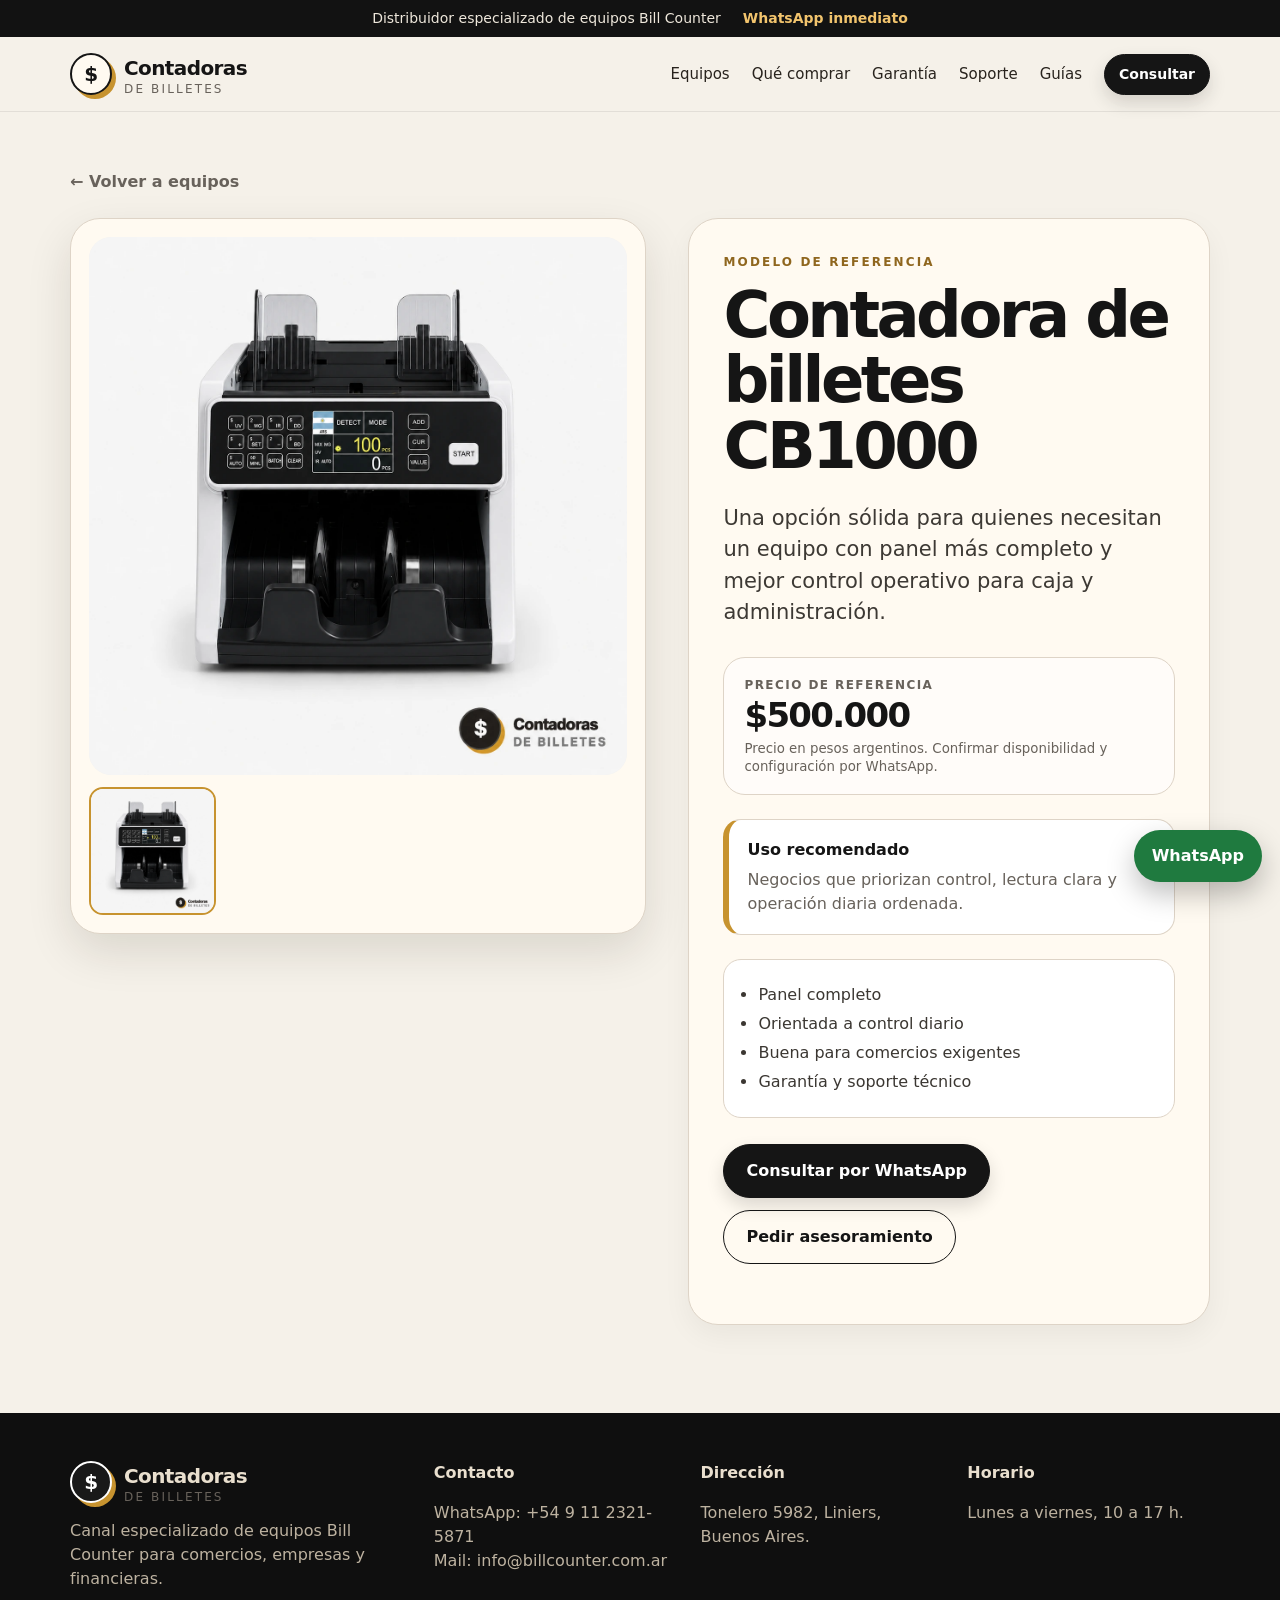
<file: productos/cb1000.html>
<!doctype html>
<html lang="es-AR">
<head>
  <meta charset="utf-8">
  <meta name="viewport" content="width=device-width, initial-scale=1">
  <title>Contadora de billetes CB1000 | Contadoras de Billetes</title>
  <meta name="description" content="Modelo de referencia para conteo, control y operación comercial. Distribuidor especializado Bill Counter con garantía, asesoramiento y soporte local.">
  <meta name="robots" content="index,follow">
  <link rel="canonical" href="https://www.contadorasdebilletes.com.ar/productos/cb1000.html">
  <link rel="icon" href="../assets/favicon.svg" type="image/svg+xml">
  <link rel="stylesheet" href="../assets/styles-v3.css">
  <script type="application/ld+json">{"@context":"https://schema.org","@type":"Product","name":"Bill Counter CB1000","brand":{"@type":"Brand","name":"Bill Counter"},"description":"Modelo de referencia para conteo, control y operación comercial.","image":["https://www.contadorasdebilletes.com.ar/assets/img/productos/cb1000/cb1000-main.webp"],"sku":"CB1000","offers":{"@type":"Offer","url":"https://www.contadorasdebilletes.com.ar/productos/cb1000.html","priceCurrency":"ARS","price":"500000","availability":"https://schema.org/InStock","itemCondition":"https://schema.org/NewCondition","seller":{"@type":"Organization","name":"Contadoras de Billetes"}}}</script>
</head>
<body>

  <header class="site-header" id="top">
    <div class="top-strip">
      <span>Distribuidor especializado de equipos Bill Counter</span>
      <a href="https://wa.me/5491123215871?text=Hola%2C%20quiero%20consultar%20por%20una%20contadora%20de%20billetes" target="_blank" rel="noopener">WhatsApp inmediato</a>
    </div>
    <nav class="nav wrap" aria-label="Navegación principal">
      <a class="brand" href="../index.html" aria-label="Contadoras de Billetes inicio">
        <span class="brand-mark">$</span>
        <span><strong>Contadoras</strong><small>de Billetes</small></span>
      </a>
      <button class="menu-btn" aria-label="Abrir menú" aria-expanded="false">☰</button>
      <div class="nav-links">
        <a href="../index.html#equipos">Equipos</a>
        <a href="../index.html#selector">Qué comprar</a>
        <a href="../index.html#garantia">Garantía</a>
        <a href="../index.html#soporte">Soporte</a>
        <a href="../index.html#blog">Guías</a>
        <a class="btn small" href="https://wa.me/5491123215871?text=Hola%2C%20quiero%20asesoramiento%20para%20elegir%20una%20contadora" target="_blank" rel="noopener">Consultar</a>
      </div>
    </nav>
  </header>
  <main>
    <section class="product-page wrap">
      <a class="breadcrumb" href="../index.html#equipos">← Volver a equipos</a>
      <div class="product-detail">
        <div class="gallery">
          <img class="gallery-main" src="../assets/img/productos/cb1000/cb1000-main.webp" alt="Contadora de billetes CB1000">
          <div class="gallery-thumbs">
            <img class="active" src="../assets/img/productos/cb1000/cb1000-main.webp" alt="Contadora de billetes CB1000 vista 1" loading="lazy">
          </div>
        </div>
        <div class="product-info">
          <p class="eyebrow">Modelo de referencia</p>
          <h1>Contadora de billetes CB1000</h1>
          <p class="lead">Una opción sólida para quienes necesitan un equipo con panel más completo y mejor control operativo para caja y administración.</p>

          <div class="price-box">
            <span>Precio de referencia</span>
            <strong>$500.000</strong>
            <small>Precio en pesos argentinos. Confirmar disponibilidad y configuración por WhatsApp.</small>
          </div>
          <div class="info-box">
            <strong>Uso recomendado</strong>
            <p>Negocios que priorizan control, lectura clara y operación diaria ordenada.</p>
          </div>
          <ul class="feature-list">
              <li>Panel completo</li>
              <li>Orientada a control diario</li>
              <li>Buena para comercios exigentes</li>
              <li>Garantía y soporte técnico</li>
          </ul>
          <div class="hero-actions">
            <a class="btn" href="https://wa.me/5491123215871?text=Hola%2C%20quiero%20consultar%20por%20la%20contadora%20Bill%20Counter%20CB1000" target="_blank" rel="noopener">Consultar por WhatsApp</a>
            <a class="btn secondary" href="../index.html#soporte">Pedir asesoramiento</a>
          </div>
        </div>
      </div>
    </section>
  </main>

  <footer class="footer">
    <div class="wrap footer-grid">
      <div>
        <a class="brand" href="../index.html"><span class="brand-mark">$</span><span><strong>Contadoras</strong><small>de Billetes</small></span></a>
        <p>Canal especializado de equipos Bill Counter para comercios, empresas y financieras.</p>
      </div>
      <div><strong>Contacto</strong><p>WhatsApp: +54 9 11 2321-5871<br>Mail: info@billcounter.com.ar</p></div>
      <div><strong>Dirección</strong><p>Tonelero 5982, Liniers, Buenos Aires.</p></div>
      <div><strong>Horario</strong><p>Lunes a viernes, 10 a 17 h.</p></div>
    </div>
  </footer>
  <a class="floating-wa" href="https://wa.me/5491123215871?text=Hola%2C%20quiero%20consultar%20por%20una%20contadora%20de%20billetes" target="_blank" rel="noopener">WhatsApp</a>
  <script src="../assets/script.js"></script>
</body>
</html>
</file>
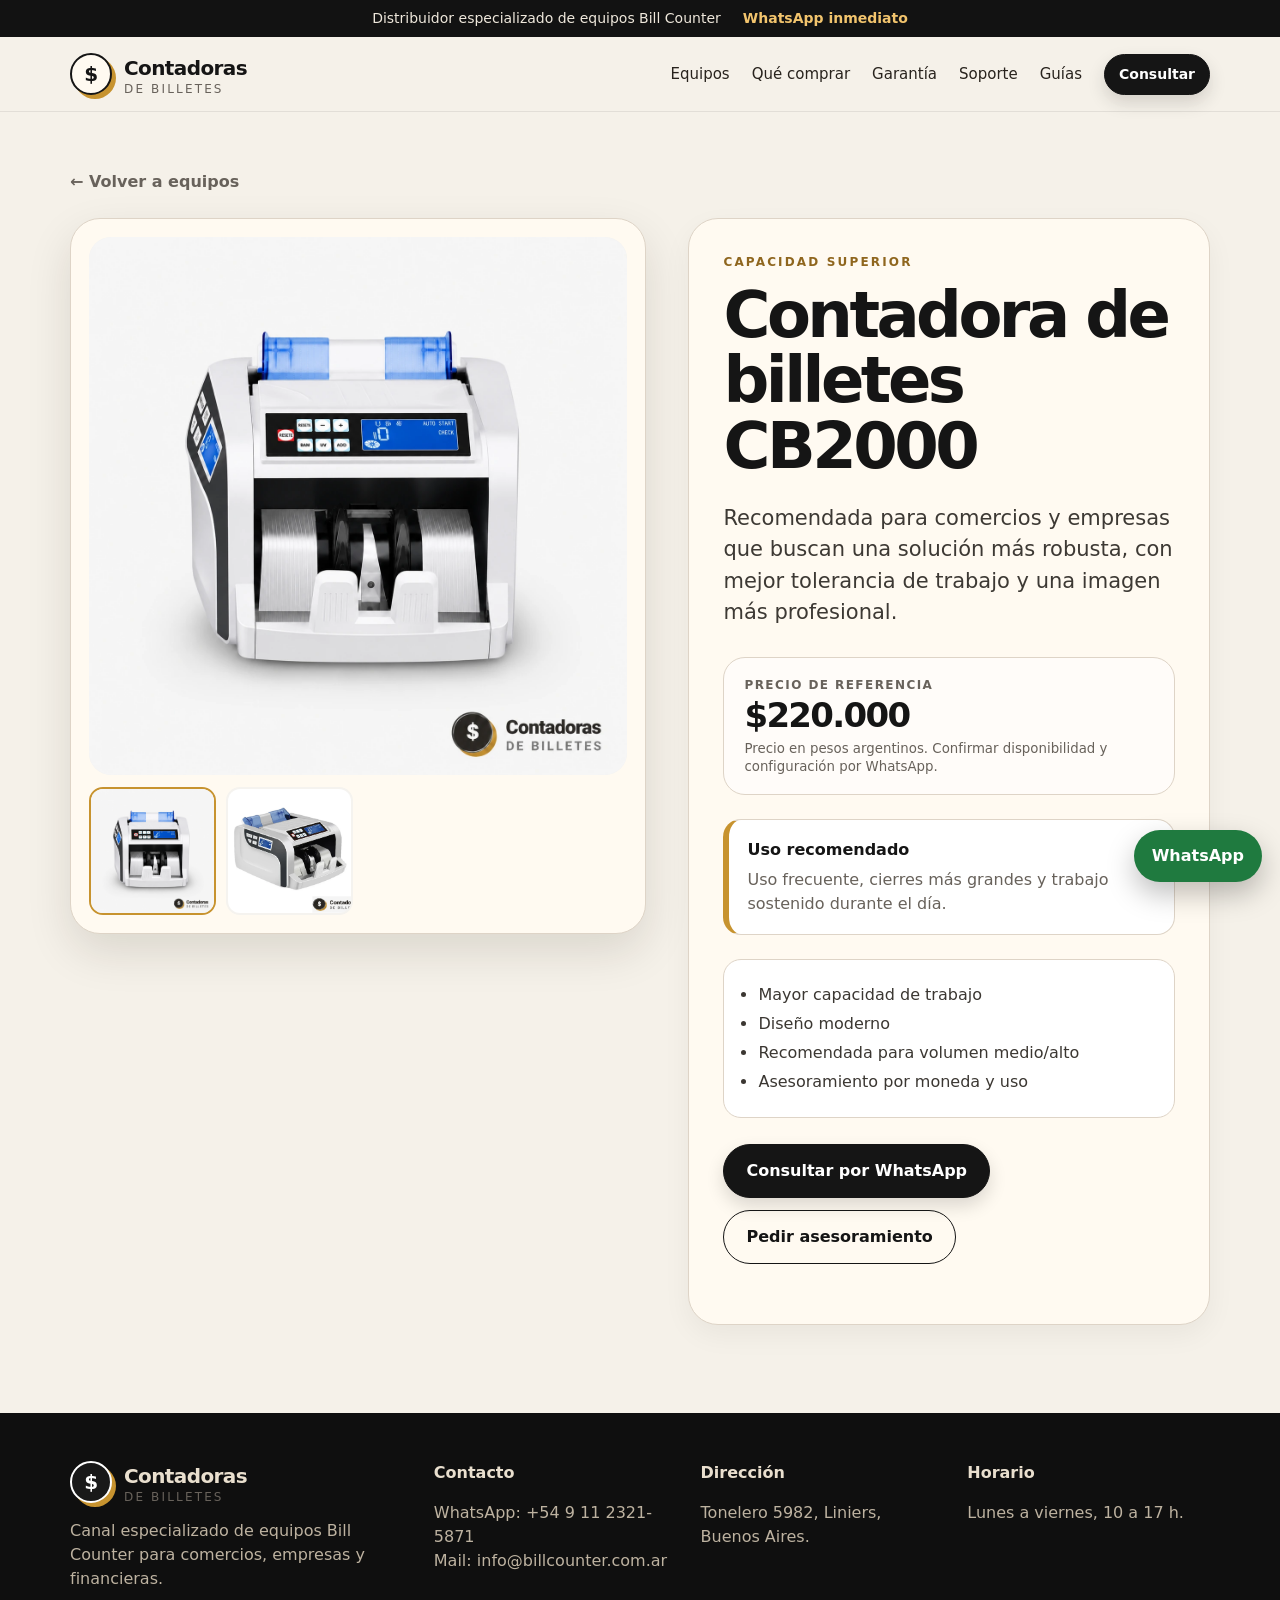
<file: productos/cb2000.html>
<!doctype html>
<html lang="es-AR">
<head>
  <meta charset="utf-8">
  <meta name="viewport" content="width=device-width, initial-scale=1">
  <title>Contadora de billetes CB2000 | Contadoras de Billetes</title>
  <meta name="description" content="Equipo moderno para mayor volumen y mejor operación diaria. Distribuidor especializado Bill Counter con garantía, asesoramiento y soporte local.">
  <meta name="robots" content="index,follow">
  <link rel="canonical" href="https://www.contadorasdebilletes.com.ar/productos/cb2000.html">
  <link rel="icon" href="../assets/favicon.svg" type="image/svg+xml">
  <link rel="stylesheet" href="../assets/styles-v3.css">
  <script type="application/ld+json">{"@context":"https://schema.org","@type":"Product","name":"Bill Counter CB2000","brand":{"@type":"Brand","name":"Bill Counter"},"description":"Equipo moderno para mayor volumen y mejor operación diaria.","image":["https://www.contadorasdebilletes.com.ar/assets/img/productos/cb2000/cb2000-main.webp","https://www.contadorasdebilletes.com.ar/assets/img/productos/cb2000/cb2000-01.webp"],"sku":"CB2000","offers":{"@type":"Offer","url":"https://www.contadorasdebilletes.com.ar/productos/cb2000.html","priceCurrency":"ARS","price":"220000","availability":"https://schema.org/InStock","itemCondition":"https://schema.org/NewCondition","seller":{"@type":"Organization","name":"Contadoras de Billetes"}}}</script>
</head>
<body>

  <header class="site-header" id="top">
    <div class="top-strip">
      <span>Distribuidor especializado de equipos Bill Counter</span>
      <a href="https://wa.me/5491123215871?text=Hola%2C%20quiero%20consultar%20por%20una%20contadora%20de%20billetes" target="_blank" rel="noopener">WhatsApp inmediato</a>
    </div>
    <nav class="nav wrap" aria-label="Navegación principal">
      <a class="brand" href="../index.html" aria-label="Contadoras de Billetes inicio">
        <span class="brand-mark">$</span>
        <span><strong>Contadoras</strong><small>de Billetes</small></span>
      </a>
      <button class="menu-btn" aria-label="Abrir menú" aria-expanded="false">☰</button>
      <div class="nav-links">
        <a href="../index.html#equipos">Equipos</a>
        <a href="../index.html#selector">Qué comprar</a>
        <a href="../index.html#garantia">Garantía</a>
        <a href="../index.html#soporte">Soporte</a>
        <a href="../index.html#blog">Guías</a>
        <a class="btn small" href="https://wa.me/5491123215871?text=Hola%2C%20quiero%20asesoramiento%20para%20elegir%20una%20contadora" target="_blank" rel="noopener">Consultar</a>
      </div>
    </nav>
  </header>
  <main>
    <section class="product-page wrap">
      <a class="breadcrumb" href="../index.html#equipos">← Volver a equipos</a>
      <div class="product-detail">
        <div class="gallery">
          <img class="gallery-main" src="../assets/img/productos/cb2000/cb2000-main.webp" alt="Contadora de billetes CB2000">
          <div class="gallery-thumbs">
            <img class="active" src="../assets/img/productos/cb2000/cb2000-main.webp" alt="Contadora de billetes CB2000 vista 1" loading="lazy">
            <img src="../assets/img/productos/cb2000/cb2000-01.webp" alt="Contadora de billetes CB2000 vista 2" loading="lazy">
          </div>
        </div>
        <div class="product-info">
          <p class="eyebrow">Capacidad superior</p>
          <h1>Contadora de billetes CB2000</h1>
          <p class="lead">Recomendada para comercios y empresas que buscan una solución más robusta, con mejor tolerancia de trabajo y una imagen más profesional.</p>

          <div class="price-box">
            <span>Precio de referencia</span>
            <strong>$220.000</strong>
            <small>Precio en pesos argentinos. Confirmar disponibilidad y configuración por WhatsApp.</small>
          </div>
          <div class="info-box">
            <strong>Uso recomendado</strong>
            <p>Uso frecuente, cierres más grandes y trabajo sostenido durante el día.</p>
          </div>
          <ul class="feature-list">
              <li>Mayor capacidad de trabajo</li>
              <li>Diseño moderno</li>
              <li>Recomendada para volumen medio/alto</li>
              <li>Asesoramiento por moneda y uso</li>
          </ul>
          <div class="hero-actions">
            <a class="btn" href="https://wa.me/5491123215871?text=Hola%2C%20quiero%20consultar%20por%20la%20contadora%20Bill%20Counter%20CB2000" target="_blank" rel="noopener">Consultar por WhatsApp</a>
            <a class="btn secondary" href="../index.html#soporte">Pedir asesoramiento</a>
          </div>
        </div>
      </div>
    </section>
  </main>

  <footer class="footer">
    <div class="wrap footer-grid">
      <div>
        <a class="brand" href="../index.html"><span class="brand-mark">$</span><span><strong>Contadoras</strong><small>de Billetes</small></span></a>
        <p>Canal especializado de equipos Bill Counter para comercios, empresas y financieras.</p>
      </div>
      <div><strong>Contacto</strong><p>WhatsApp: +54 9 11 2321-5871<br>Mail: info@billcounter.com.ar</p></div>
      <div><strong>Dirección</strong><p>Tonelero 5982, Liniers, Buenos Aires.</p></div>
      <div><strong>Horario</strong><p>Lunes a viernes, 10 a 17 h.</p></div>
    </div>
  </footer>
  <a class="floating-wa" href="https://wa.me/5491123215871?text=Hola%2C%20quiero%20consultar%20por%20una%20contadora%20de%20billetes" target="_blank" rel="noopener">WhatsApp</a>
  <script src="../assets/script.js"></script>
</body>
</html>
</file>
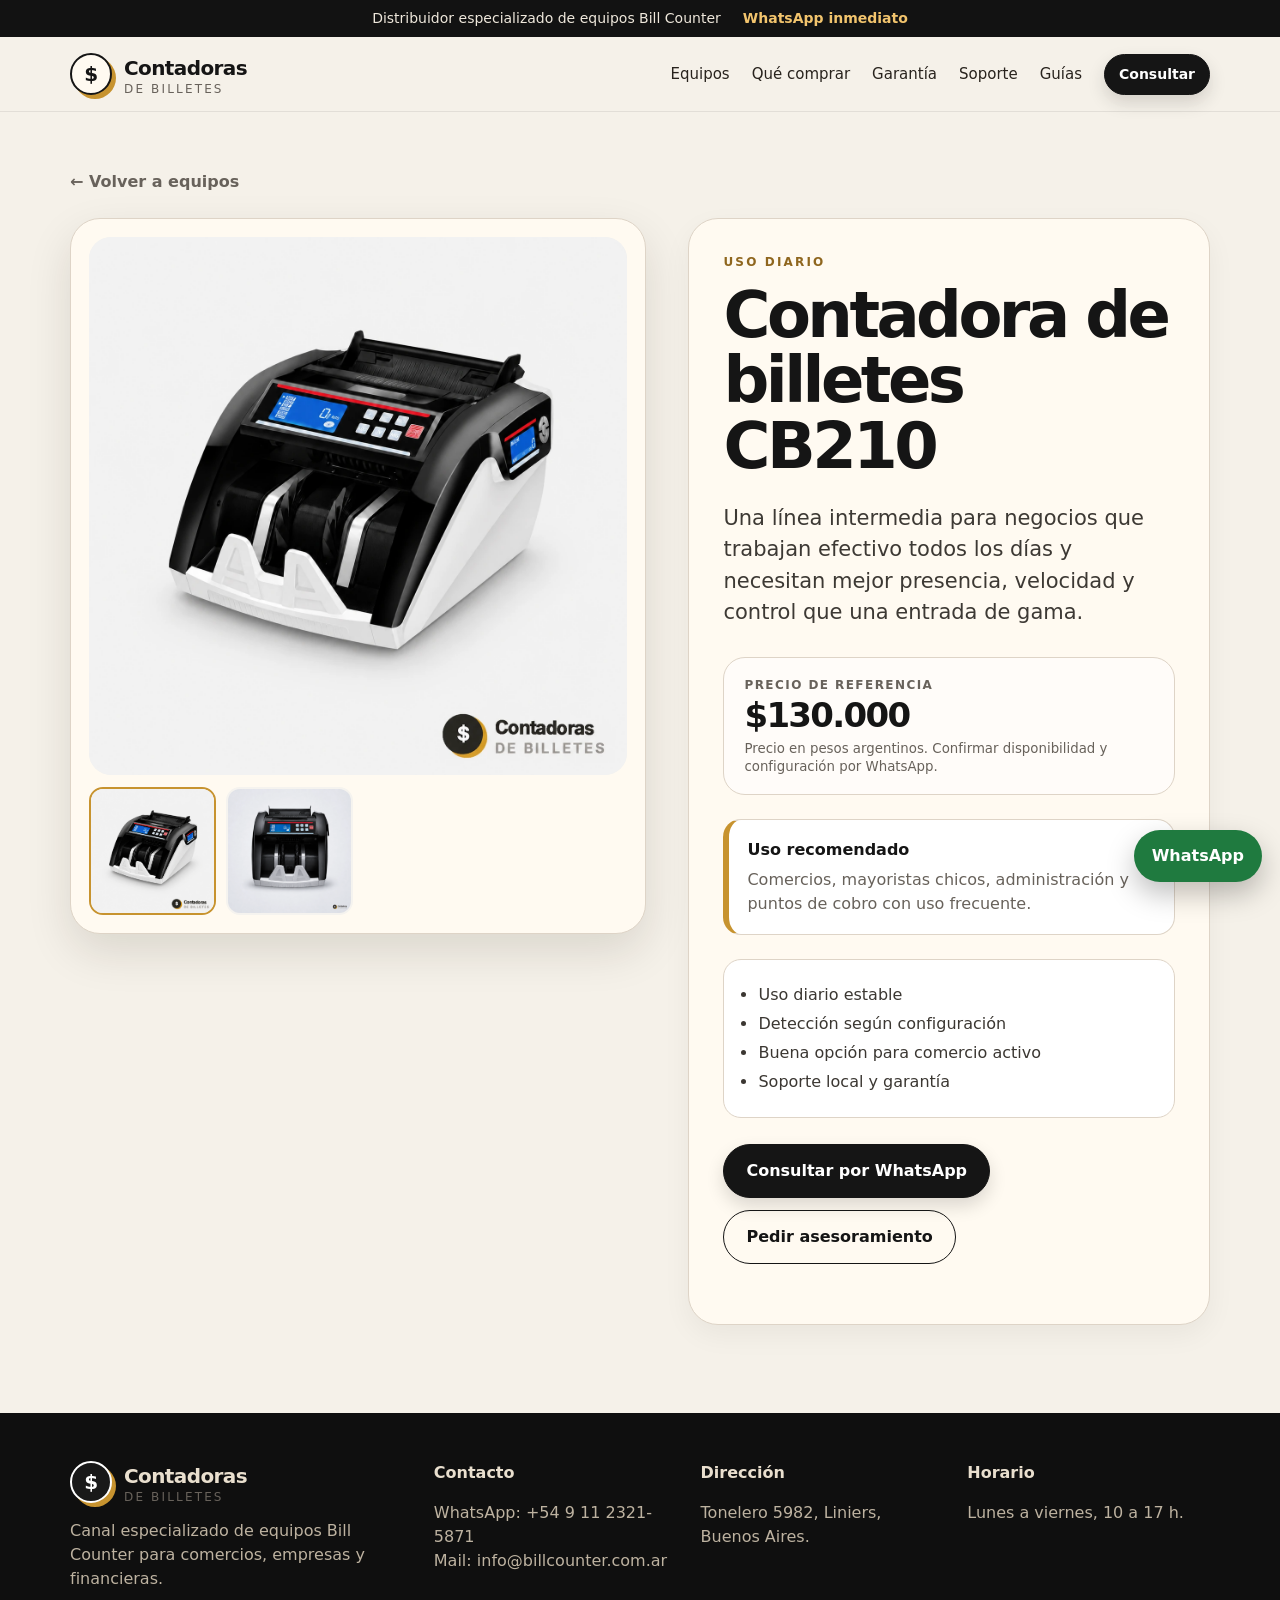
<file: productos/cb210.html>
<!doctype html>
<html lang="es-AR">
<head>
  <meta charset="utf-8">
  <meta name="viewport" content="width=device-width, initial-scale=1">
  <title>Contadora de billetes CB210 | Contadoras de Billetes</title>
  <meta name="description" content="Modelo equilibrado para comercios con operación diaria. Distribuidor especializado Bill Counter con garantía, asesoramiento y soporte local.">
  <meta name="robots" content="index,follow">
  <link rel="canonical" href="https://www.contadorasdebilletes.com.ar/productos/cb210.html">
  <link rel="icon" href="../assets/favicon.svg" type="image/svg+xml">
  <link rel="stylesheet" href="../assets/styles-v3.css">
  <script type="application/ld+json">{"@context":"https://schema.org","@type":"Product","name":"Bill Counter CB210","brand":{"@type":"Brand","name":"Bill Counter"},"description":"Modelo equilibrado para comercios con operación diaria.","image":["https://www.contadorasdebilletes.com.ar/assets/img/productos/cb210/cb210-main.webp","https://www.contadorasdebilletes.com.ar/assets/img/productos/cb210/cb210-01.webp"],"sku":"CB210","offers":{"@type":"Offer","url":"https://www.contadorasdebilletes.com.ar/productos/cb210.html","priceCurrency":"ARS","price":"130000","availability":"https://schema.org/InStock","itemCondition":"https://schema.org/NewCondition","seller":{"@type":"Organization","name":"Contadoras de Billetes"}}}</script>
</head>
<body>

  <header class="site-header" id="top">
    <div class="top-strip">
      <span>Distribuidor especializado de equipos Bill Counter</span>
      <a href="https://wa.me/5491123215871?text=Hola%2C%20quiero%20consultar%20por%20una%20contadora%20de%20billetes" target="_blank" rel="noopener">WhatsApp inmediato</a>
    </div>
    <nav class="nav wrap" aria-label="Navegación principal">
      <a class="brand" href="../index.html" aria-label="Contadoras de Billetes inicio">
        <span class="brand-mark">$</span>
        <span><strong>Contadoras</strong><small>de Billetes</small></span>
      </a>
      <button class="menu-btn" aria-label="Abrir menú" aria-expanded="false">☰</button>
      <div class="nav-links">
        <a href="../index.html#equipos">Equipos</a>
        <a href="../index.html#selector">Qué comprar</a>
        <a href="../index.html#garantia">Garantía</a>
        <a href="../index.html#soporte">Soporte</a>
        <a href="../index.html#blog">Guías</a>
        <a class="btn small" href="https://wa.me/5491123215871?text=Hola%2C%20quiero%20asesoramiento%20para%20elegir%20una%20contadora" target="_blank" rel="noopener">Consultar</a>
      </div>
    </nav>
  </header>
  <main>
    <section class="product-page wrap">
      <a class="breadcrumb" href="../index.html#equipos">← Volver a equipos</a>
      <div class="product-detail">
        <div class="gallery">
          <img class="gallery-main" src="../assets/img/productos/cb210/cb210-main.webp" alt="Contadora de billetes CB210">
          <div class="gallery-thumbs">
            <img class="active" src="../assets/img/productos/cb210/cb210-main.webp" alt="Contadora de billetes CB210 vista 1" loading="lazy">
            <img src="../assets/img/productos/cb210/cb210-01.webp" alt="Contadora de billetes CB210 vista 2" loading="lazy">
          </div>
        </div>
        <div class="product-info">
          <p class="eyebrow">Uso diario</p>
          <h1>Contadora de billetes CB210</h1>
          <p class="lead">Una línea intermedia para negocios que trabajan efectivo todos los días y necesitan mejor presencia, velocidad y control que una entrada de gama.</p>

          <div class="price-box">
            <span>Precio de referencia</span>
            <strong>$130.000</strong>
            <small>Precio en pesos argentinos. Confirmar disponibilidad y configuración por WhatsApp.</small>
          </div>
          <div class="info-box">
            <strong>Uso recomendado</strong>
            <p>Comercios, mayoristas chicos, administración y puntos de cobro con uso frecuente.</p>
          </div>
          <ul class="feature-list">
              <li>Uso diario estable</li>
              <li>Detección según configuración</li>
              <li>Buena opción para comercio activo</li>
              <li>Soporte local y garantía</li>
          </ul>
          <div class="hero-actions">
            <a class="btn" href="https://wa.me/5491123215871?text=Hola%2C%20quiero%20consultar%20por%20la%20contadora%20Bill%20Counter%20CB210" target="_blank" rel="noopener">Consultar por WhatsApp</a>
            <a class="btn secondary" href="../index.html#soporte">Pedir asesoramiento</a>
          </div>
        </div>
      </div>
    </section>
  </main>

  <footer class="footer">
    <div class="wrap footer-grid">
      <div>
        <a class="brand" href="../index.html"><span class="brand-mark">$</span><span><strong>Contadoras</strong><small>de Billetes</small></span></a>
        <p>Canal especializado de equipos Bill Counter para comercios, empresas y financieras.</p>
      </div>
      <div><strong>Contacto</strong><p>WhatsApp: +54 9 11 2321-5871<br>Mail: info@billcounter.com.ar</p></div>
      <div><strong>Dirección</strong><p>Tonelero 5982, Liniers, Buenos Aires.</p></div>
      <div><strong>Horario</strong><p>Lunes a viernes, 10 a 17 h.</p></div>
    </div>
  </footer>
  <a class="floating-wa" href="https://wa.me/5491123215871?text=Hola%2C%20quiero%20consultar%20por%20una%20contadora%20de%20billetes" target="_blank" rel="noopener">WhatsApp</a>
  <script src="../assets/script.js"></script>
</body>
</html>
</file>
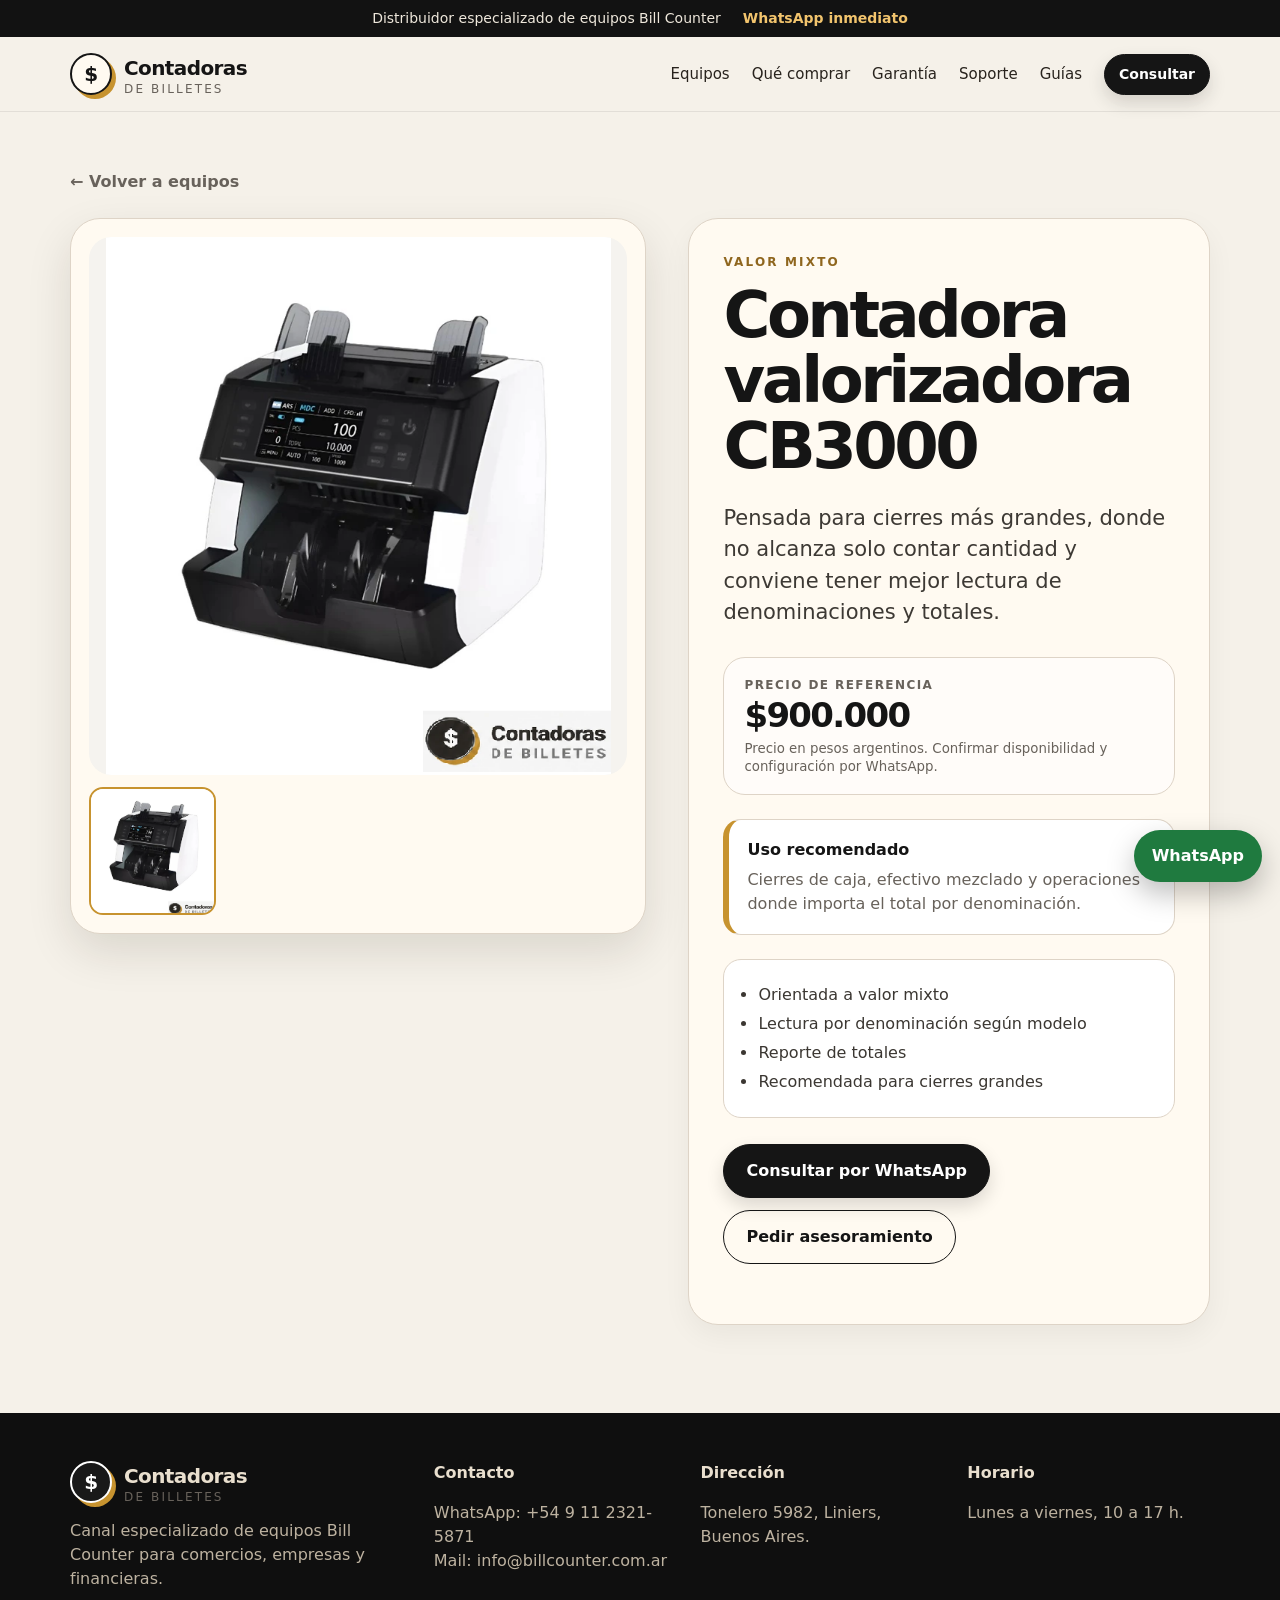
<file: productos/cb3000.html>
<!doctype html>
<html lang="es-AR">
<head>
  <meta charset="utf-8">
  <meta name="viewport" content="width=device-width, initial-scale=1">
  <title>Contadora valorizadora CB3000 | Contadoras de Billetes</title>
  <meta name="description" content="Para conteo por valor y control por denominación según configuración. Distribuidor especializado Bill Counter con garantía, asesoramiento y soporte local.">
  <meta name="robots" content="index,follow">
  <link rel="canonical" href="https://www.contadorasdebilletes.com.ar/productos/cb3000.html">
  <link rel="icon" href="../assets/favicon.svg" type="image/svg+xml">
  <link rel="stylesheet" href="../assets/styles-v3.css">
  <script type="application/ld+json">{"@context":"https://schema.org","@type":"Product","name":"Bill Counter CB3000","brand":{"@type":"Brand","name":"Bill Counter"},"description":"Para conteo por valor y control por denominación según configuración.","image":["https://www.contadorasdebilletes.com.ar/assets/img/productos/cb3000/cb3000-main.webp"],"sku":"CB3000","offers":{"@type":"Offer","url":"https://www.contadorasdebilletes.com.ar/productos/cb3000.html","priceCurrency":"ARS","price":"900000","availability":"https://schema.org/InStock","itemCondition":"https://schema.org/NewCondition","seller":{"@type":"Organization","name":"Contadoras de Billetes"}}}</script>
</head>
<body>

  <header class="site-header" id="top">
    <div class="top-strip">
      <span>Distribuidor especializado de equipos Bill Counter</span>
      <a href="https://wa.me/5491123215871?text=Hola%2C%20quiero%20consultar%20por%20una%20contadora%20de%20billetes" target="_blank" rel="noopener">WhatsApp inmediato</a>
    </div>
    <nav class="nav wrap" aria-label="Navegación principal">
      <a class="brand" href="../index.html" aria-label="Contadoras de Billetes inicio">
        <span class="brand-mark">$</span>
        <span><strong>Contadoras</strong><small>de Billetes</small></span>
      </a>
      <button class="menu-btn" aria-label="Abrir menú" aria-expanded="false">☰</button>
      <div class="nav-links">
        <a href="../index.html#equipos">Equipos</a>
        <a href="../index.html#selector">Qué comprar</a>
        <a href="../index.html#garantia">Garantía</a>
        <a href="../index.html#soporte">Soporte</a>
        <a href="../index.html#blog">Guías</a>
        <a class="btn small" href="https://wa.me/5491123215871?text=Hola%2C%20quiero%20asesoramiento%20para%20elegir%20una%20contadora" target="_blank" rel="noopener">Consultar</a>
      </div>
    </nav>
  </header>
  <main>
    <section class="product-page wrap">
      <a class="breadcrumb" href="../index.html#equipos">← Volver a equipos</a>
      <div class="product-detail">
        <div class="gallery">
          <img class="gallery-main" src="../assets/img/productos/cb3000/cb3000-main.webp" alt="Contadora valorizadora CB3000">
          <div class="gallery-thumbs">
            <img class="active" src="../assets/img/productos/cb3000/cb3000-main.webp" alt="Contadora valorizadora CB3000 vista 1" loading="lazy">
          </div>
        </div>
        <div class="product-info">
          <p class="eyebrow">Valor mixto</p>
          <h1>Contadora valorizadora CB3000</h1>
          <p class="lead">Pensada para cierres más grandes, donde no alcanza solo contar cantidad y conviene tener mejor lectura de denominaciones y totales.</p>

          <div class="price-box">
            <span>Precio de referencia</span>
            <strong>$900.000</strong>
            <small>Precio en pesos argentinos. Confirmar disponibilidad y configuración por WhatsApp.</small>
          </div>
          <div class="info-box">
            <strong>Uso recomendado</strong>
            <p>Cierres de caja, efectivo mezclado y operaciones donde importa el total por denominación.</p>
          </div>
          <ul class="feature-list">
              <li>Orientada a valor mixto</li>
              <li>Lectura por denominación según modelo</li>
              <li>Reporte de totales</li>
              <li>Recomendada para cierres grandes</li>
          </ul>
          <div class="hero-actions">
            <a class="btn" href="https://wa.me/5491123215871?text=Hola%2C%20quiero%20consultar%20por%20la%20contadora%20Bill%20Counter%20CB3000" target="_blank" rel="noopener">Consultar por WhatsApp</a>
            <a class="btn secondary" href="../index.html#soporte">Pedir asesoramiento</a>
          </div>
        </div>
      </div>
    </section>
  </main>

  <footer class="footer">
    <div class="wrap footer-grid">
      <div>
        <a class="brand" href="../index.html"><span class="brand-mark">$</span><span><strong>Contadoras</strong><small>de Billetes</small></span></a>
        <p>Canal especializado de equipos Bill Counter para comercios, empresas y financieras.</p>
      </div>
      <div><strong>Contacto</strong><p>WhatsApp: +54 9 11 2321-5871<br>Mail: info@billcounter.com.ar</p></div>
      <div><strong>Dirección</strong><p>Tonelero 5982, Liniers, Buenos Aires.</p></div>
      <div><strong>Horario</strong><p>Lunes a viernes, 10 a 17 h.</p></div>
    </div>
  </footer>
  <a class="floating-wa" href="https://wa.me/5491123215871?text=Hola%2C%20quiero%20consultar%20por%20una%20contadora%20de%20billetes" target="_blank" rel="noopener">WhatsApp</a>
  <script src="../assets/script.js"></script>
</body>
</html>
</file>
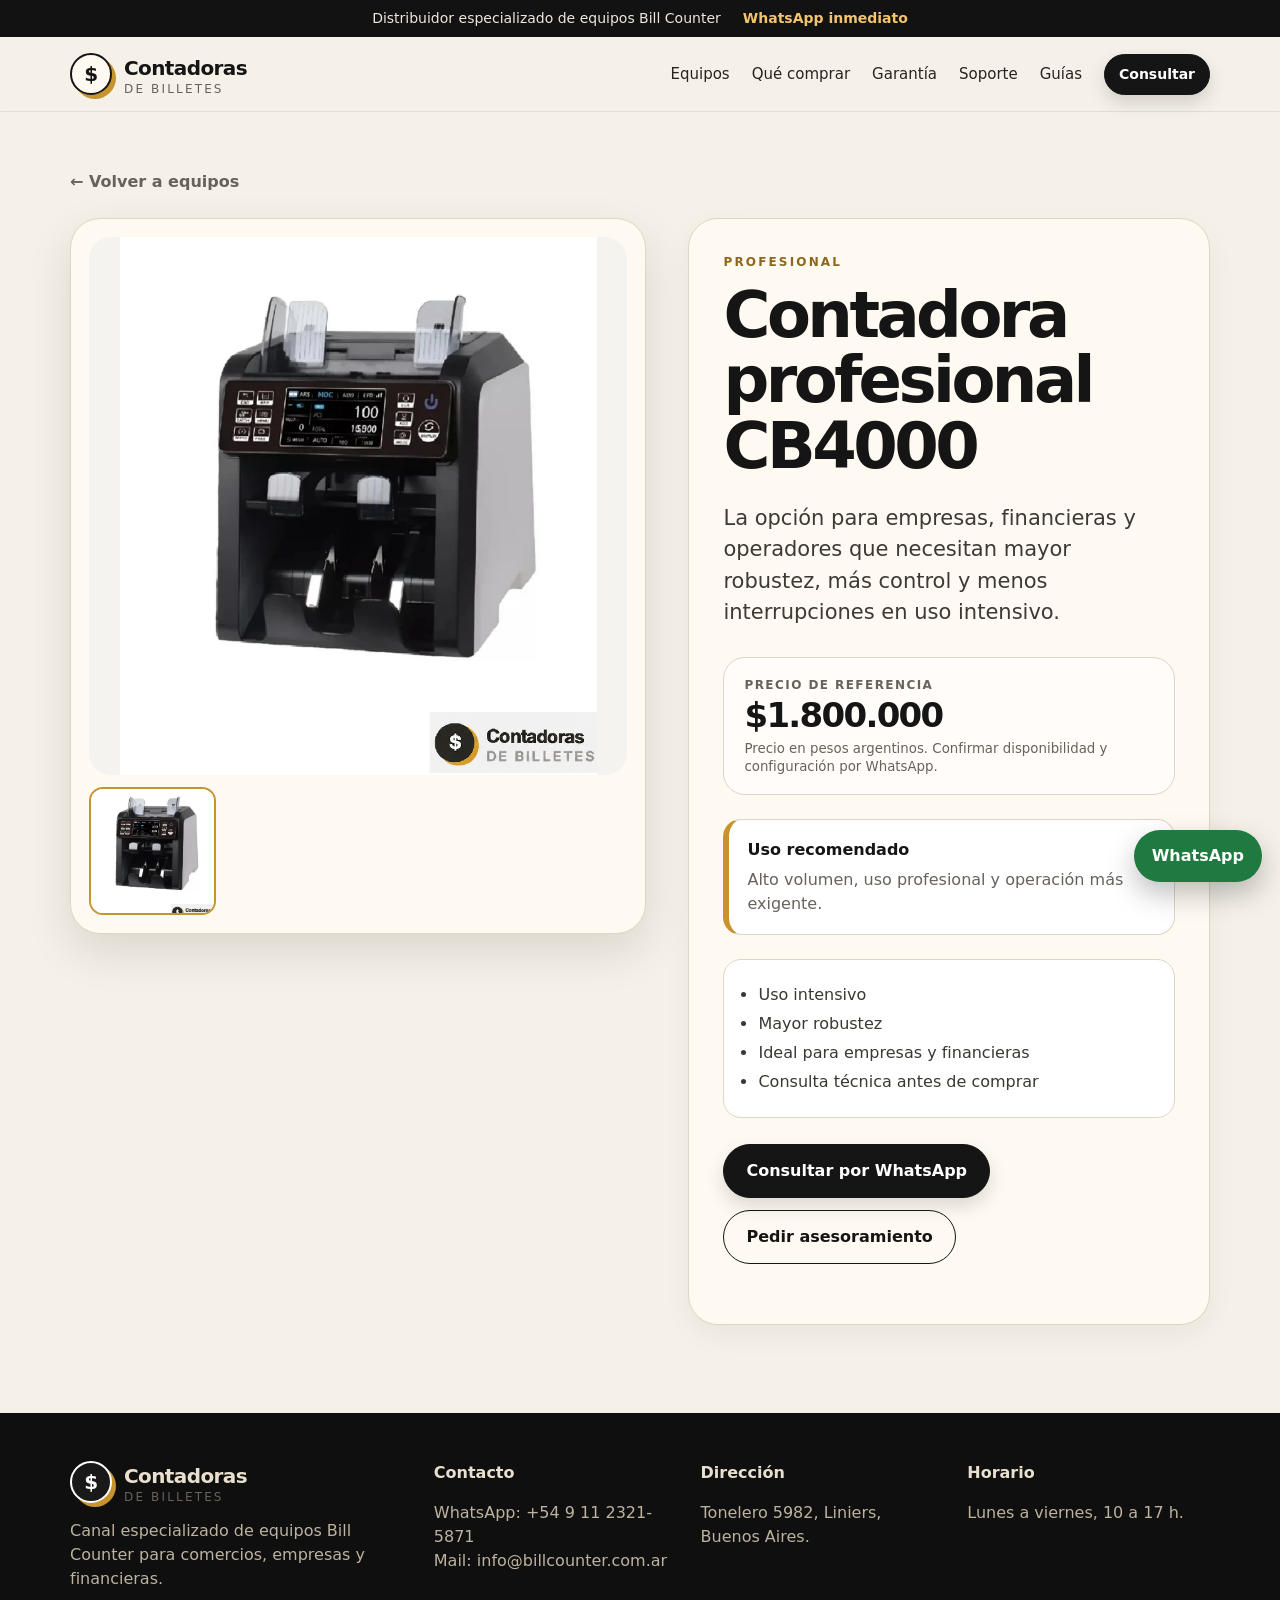
<file: productos/cb4000.html>
<!doctype html>
<html lang="es-AR">
<head>
  <meta charset="utf-8">
  <meta name="viewport" content="width=device-width, initial-scale=1">
  <title>Contadora profesional CB4000 | Contadoras de Billetes</title>
  <meta name="description" content="Equipo profesional para uso intensivo y operación de alto volumen. Distribuidor especializado Bill Counter con garantía, asesoramiento y soporte local.">
  <meta name="robots" content="index,follow">
  <link rel="canonical" href="https://www.contadorasdebilletes.com.ar/productos/cb4000.html">
  <link rel="icon" href="../assets/favicon.svg" type="image/svg+xml">
  <link rel="stylesheet" href="../assets/styles-v3.css">
  <script type="application/ld+json">{"@context":"https://schema.org","@type":"Product","name":"Bill Counter CB4000","brand":{"@type":"Brand","name":"Bill Counter"},"description":"Equipo profesional para uso intensivo y operación de alto volumen.","image":["https://www.contadorasdebilletes.com.ar/assets/img/productos/cb4000/cb4000-main.webp"],"sku":"CB4000","offers":{"@type":"Offer","url":"https://www.contadorasdebilletes.com.ar/productos/cb4000.html","priceCurrency":"ARS","price":"1800000","availability":"https://schema.org/InStock","itemCondition":"https://schema.org/NewCondition","seller":{"@type":"Organization","name":"Contadoras de Billetes"}}}</script>
</head>
<body>

  <header class="site-header" id="top">
    <div class="top-strip">
      <span>Distribuidor especializado de equipos Bill Counter</span>
      <a href="https://wa.me/5491123215871?text=Hola%2C%20quiero%20consultar%20por%20una%20contadora%20de%20billetes" target="_blank" rel="noopener">WhatsApp inmediato</a>
    </div>
    <nav class="nav wrap" aria-label="Navegación principal">
      <a class="brand" href="../index.html" aria-label="Contadoras de Billetes inicio">
        <span class="brand-mark">$</span>
        <span><strong>Contadoras</strong><small>de Billetes</small></span>
      </a>
      <button class="menu-btn" aria-label="Abrir menú" aria-expanded="false">☰</button>
      <div class="nav-links">
        <a href="../index.html#equipos">Equipos</a>
        <a href="../index.html#selector">Qué comprar</a>
        <a href="../index.html#garantia">Garantía</a>
        <a href="../index.html#soporte">Soporte</a>
        <a href="../index.html#blog">Guías</a>
        <a class="btn small" href="https://wa.me/5491123215871?text=Hola%2C%20quiero%20asesoramiento%20para%20elegir%20una%20contadora" target="_blank" rel="noopener">Consultar</a>
      </div>
    </nav>
  </header>
  <main>
    <section class="product-page wrap">
      <a class="breadcrumb" href="../index.html#equipos">← Volver a equipos</a>
      <div class="product-detail">
        <div class="gallery">
          <img class="gallery-main" src="../assets/img/productos/cb4000/cb4000-main.webp" alt="Contadora profesional CB4000">
          <div class="gallery-thumbs">
            <img class="active" src="../assets/img/productos/cb4000/cb4000-main.webp" alt="Contadora profesional CB4000 vista 1" loading="lazy">
          </div>
        </div>
        <div class="product-info">
          <p class="eyebrow">Profesional</p>
          <h1>Contadora profesional CB4000</h1>
          <p class="lead">La opción para empresas, financieras y operadores que necesitan mayor robustez, más control y menos interrupciones en uso intensivo.</p>

          <div class="price-box">
            <span>Precio de referencia</span>
            <strong>$1.800.000</strong>
            <small>Precio en pesos argentinos. Confirmar disponibilidad y configuración por WhatsApp.</small>
          </div>
          <div class="info-box">
            <strong>Uso recomendado</strong>
            <p>Alto volumen, uso profesional y operación más exigente.</p>
          </div>
          <ul class="feature-list">
              <li>Uso intensivo</li>
              <li>Mayor robustez</li>
              <li>Ideal para empresas y financieras</li>
              <li>Consulta técnica antes de comprar</li>
          </ul>
          <div class="hero-actions">
            <a class="btn" href="https://wa.me/5491123215871?text=Hola%2C%20quiero%20consultar%20por%20la%20contadora%20Bill%20Counter%20CB4000" target="_blank" rel="noopener">Consultar por WhatsApp</a>
            <a class="btn secondary" href="../index.html#soporte">Pedir asesoramiento</a>
          </div>
        </div>
      </div>
    </section>
  </main>

  <footer class="footer">
    <div class="wrap footer-grid">
      <div>
        <a class="brand" href="../index.html"><span class="brand-mark">$</span><span><strong>Contadoras</strong><small>de Billetes</small></span></a>
        <p>Canal especializado de equipos Bill Counter para comercios, empresas y financieras.</p>
      </div>
      <div><strong>Contacto</strong><p>WhatsApp: +54 9 11 2321-5871<br>Mail: info@billcounter.com.ar</p></div>
      <div><strong>Dirección</strong><p>Tonelero 5982, Liniers, Buenos Aires.</p></div>
      <div><strong>Horario</strong><p>Lunes a viernes, 10 a 17 h.</p></div>
    </div>
  </footer>
  <a class="floating-wa" href="https://wa.me/5491123215871?text=Hola%2C%20quiero%20consultar%20por%20una%20contadora%20de%20billetes" target="_blank" rel="noopener">WhatsApp</a>
  <script src="../assets/script.js"></script>
</body>
</html>
</file>
<file: assets/styles-v3.css>
:root{
  --bg:#f5f1e9;
  --paper:#fffaf1;
  --ink:#151515;
  --muted:#68625b;
  --line:#ded4c7;
  --dark:#121212;
  --dark2:#1d1c19;
  --accent:#c7932f;
  --accent2:#8f661e;
  --ok:#233c2f;
  --radius:22px;
  --shadow:0 18px 45px rgba(32,24,12,.12);
}
*{box-sizing:border-box}
html{scroll-behavior:smooth}
body{margin:0;background:var(--bg);color:var(--ink);font-family:Inter,system-ui,-apple-system,Segoe UI,Roboto,Arial,sans-serif;line-height:1.5}
a{color:inherit;text-decoration:none}
img{max-width:100%;display:block}
.wrap{width:min(1140px,92vw);margin:auto}
.top-strip{background:var(--dark);color:#eee7db;display:flex;justify-content:center;gap:22px;align-items:center;font-size:14px;padding:8px 16px;text-align:center}
.top-strip a{color:#f2c46d;font-weight:800}
.site-header{position:sticky;top:0;z-index:20;background:rgba(245,241,233,.9);backdrop-filter:blur(16px);border-bottom:1px solid rgba(0,0,0,.08)}
.nav{display:flex;align-items:center;justify-content:space-between;padding:16px 0}
.brand{display:flex;gap:12px;align-items:center;font-size:20px;letter-spacing:-.03em}
.brand small{display:block;font-size:12px;text-transform:uppercase;letter-spacing:.18em;color:var(--muted);line-height:1}
.brand-mark{width:42px;height:42px;border:2px solid var(--ink);display:grid;place-items:center;border-radius:50%;font-weight:900;background:var(--paper);box-shadow:4px 4px 0 var(--accent)}
.nav-links{display:flex;gap:22px;align-items:center;font-size:15px;color:#28231d}
.nav-links a:not(.btn):hover{color:var(--accent2)}
.menu-btn{display:none;background:none;border:0;font-size:28px}
.btn{display:inline-flex;align-items:center;justify-content:center;border-radius:999px;background:var(--ink);color:#fff;padding:14px 22px;font-weight:850;border:1px solid var(--ink);box-shadow:0 8px 18px rgba(0,0,0,.14);cursor:pointer;transition:.2s ease}
.btn:hover{transform:translateY(-1px);box-shadow:0 12px 24px rgba(0,0,0,.18)}
.btn.secondary{background:transparent;color:var(--ink);box-shadow:none}
.btn.small{padding:9px 14px;font-size:14px}
.btn.light{background:#fff;color:#111;border-color:#fff}
.hero{display:grid;grid-template-columns:1.05fr .95fr;gap:48px;align-items:center;min-height:690px;padding:64px 0 58px}
.eyebrow{margin:0 0 12px;text-transform:uppercase;letter-spacing:.18em;color:var(--accent2);font-size:12px;font-weight:900}
h1,h2,h3{line-height:1.02;margin:0;letter-spacing:-.055em}
h1{font-size:clamp(42px,6.3vw,84px);max-width:850px}
h2{font-size:clamp(34px,4.2vw,58px)}
h3{font-size:27px;letter-spacing:-.04em}
.lead{font-size:21px;color:#3d3934;max-width:680px;margin:24px 0 28px}
.hero-actions{display:flex;gap:12px;flex-wrap:wrap;margin:26px 0}
.proof-row{display:flex;gap:10px;flex-wrap:wrap;margin-top:22px}
.proof-row span{border:1px solid var(--line);background:rgba(255,255,255,.45);padding:9px 12px;border-radius:999px;font-weight:800;font-size:13px}
.machine-card{min-height:500px;background:linear-gradient(145deg,#1d1b18,#111);border-radius:34px;padding:36px;box-shadow:var(--shadow);position:relative;overflow:hidden;color:#eee7db;border:1px solid rgba(255,255,255,.08)}
.machine-card:before{content:"";position:absolute;inset:-30%;background:radial-gradient(circle at 55% 18%,rgba(255,255,255,.22),transparent 28%),radial-gradient(circle at 0 80%,rgba(199,147,47,.35),transparent 26%);pointer-events:none}
.machine-top{height:150px;border-radius:22px;background:linear-gradient(180deg,#3a3934,#161616);border:1px solid rgba(255,255,255,.18);position:relative;z-index:1;box-shadow:inset 0 -18px 24px rgba(0,0,0,.35)}
.machine-screen{position:relative;z-index:2;margin:-112px 0 56px auto;width:190px;background:#d9ead4;color:#172116;border-radius:12px;padding:18px 14px;font:900 24px/1 ui-monospace,SFMono-Regular,Consolas,monospace;box-shadow:inset 0 0 0 3px rgba(0,0,0,.18)}
.bill-stack{height:150px;margin-top:50px;position:relative;z-index:1}
.bill-stack span{position:absolute;left:12%;right:12%;height:42px;border-radius:6px;background:linear-gradient(90deg,#dfd2b8,#f4ead3,#cfb98b);border:1px solid rgba(0,0,0,.18);box-shadow:0 10px 22px rgba(0,0,0,.22)}
.bill-stack span:nth-child(1){top:0;transform:rotate(-2deg)}
.bill-stack span:nth-child(2){top:32px;transform:rotate(1deg)}
.bill-stack span:nth-child(3){top:64px;transform:rotate(-1deg)}
.bill-stack span:nth-child(4){top:96px;transform:rotate(1.6deg)}
.machine-slot{height:34px;background:#050505;border-radius:18px;position:relative;z-index:1;margin-top:10px;border:1px solid rgba(255,255,255,.12)}
.machine-card p{position:relative;z-index:1;font-weight:800;color:#d6c7ad;margin:26px 0 0}
.bands{border-top:1px solid var(--line);border-bottom:1px solid var(--line);background:#eee6d9}
.band-grid{display:grid;grid-template-columns:repeat(4,1fr)}
.band-grid article{padding:24px 22px;border-right:1px solid var(--line)}
.band-grid article:last-child{border-right:0}
.band-grid strong{display:block;font-size:18px;margin-bottom:4px}
.band-grid span{color:var(--muted);font-size:14px}
.section{padding:88px 0}
.section-head{max-width:850px;margin-bottom:34px}
.section-head p:not(.eyebrow){font-size:19px;color:var(--muted)}
.section-head.split{display:flex;justify-content:space-between;gap:28px;max-width:none;align-items:end}
.section-head.split>p{max-width:420px;margin:0}
.selector-grid{display:grid;grid-template-columns:repeat(5,1fr);gap:10px;margin-bottom:16px}
.selector-grid button{border:1px solid var(--line);background:var(--paper);padding:18px 12px;border-radius:18px;font-weight:900;text-align:left;cursor:pointer;box-shadow:0 6px 16px rgba(0,0,0,.04)}
.selector-grid button:hover,.selector-grid button.active{background:#151515;color:#fff;border-color:#151515}
.recommendation{background:#fffaf1;border:1px solid var(--line);border-left:6px solid var(--accent);border-radius:18px;padding:20px;font-size:18px;font-weight:800;box-shadow:var(--shadow)}
.product-grid{display:grid;grid-template-columns:repeat(3,1fr);gap:18px}
.product-card{background:var(--paper);border:1px solid var(--line);border-radius:var(--radius);padding:22px;box-shadow:0 10px 28px rgba(0,0,0,.06);display:flex;flex-direction:column;min-height:520px}
.product-card.is-hidden{display:none}
.product-visual{height:180px;border-radius:18px;background:linear-gradient(145deg,#23211e,#0d0d0d);margin-bottom:20px;position:relative;overflow:hidden}
.product-visual:before{content:"";position:absolute;left:18%;right:18%;top:36px;height:72px;border-radius:13px;background:linear-gradient(#4c4a45,#171717);border:1px solid rgba(255,255,255,.15)}
.product-visual:after{content:"";position:absolute;left:12%;right:12%;bottom:34px;height:36px;border-radius:7px;background:linear-gradient(90deg,#d7c39c,#f2e4c5,#bea06b);box-shadow:0 -12px 0 rgba(220,200,160,.75),0 -24px 0 rgba(230,212,174,.55)}
.product-visual.detect:before{box-shadow:0 0 0 8px rgba(199,147,47,.16)}
.product-visual.pro:before{left:12%;right:12%;height:86px}
.product-visual.value:after{background:linear-gradient(90deg,#c7d1bd,#f3ecd2,#c9ad77)}
.product-visual.sort:before{right:8%;left:8%;height:94px}
.product-visual.service:after{content:"⚙";font-size:74px;display:grid;place-items:center;background:transparent;color:#d7c39c;box-shadow:none;bottom:25px;height:90px}
.kicker{margin:0 0 8px;color:var(--accent2);text-transform:uppercase;letter-spacing:.14em;font-size:12px;font-weight:900}
.product-card p:not(.kicker){color:var(--muted);margin:14px 0}
ul{padding-left:18px;color:#3b3732;margin:8px 0 22px}
li{margin:5px 0}
.product-card a{margin-top:auto;font-weight:900;color:#111;border-top:1px solid var(--line);padding-top:16px}
.dark{background:var(--dark);color:#fff;padding:92px 0}
.dark .eyebrow{color:#f2c46d}
.dark p{color:#cfc7b8}
.dark-grid{display:grid;grid-template-columns:.9fr 1.1fr;gap:44px;align-items:center}
.features{display:grid;grid-template-columns:repeat(2,1fr);gap:14px}
.features article{background:linear-gradient(145deg,#23221f,#181818);border:1px solid rgba(255,255,255,.1);border-radius:20px;padding:24px}
.features strong{display:block;font-size:36px;letter-spacing:-.04em;color:#f7d48a}
.features span{color:#ddd0bd}
.support-box{display:grid;grid-template-columns:.9fr 1.1fr;gap:34px;background:var(--paper);border:1px solid var(--line);border-radius:30px;padding:34px;box-shadow:var(--shadow)}
.support-box p{color:var(--muted);font-size:19px}
.lead-form{display:grid;gap:14px}
.lead-form label{font-weight:900;color:#2b261f}
select,textarea{width:100%;margin-top:6px;border:1px solid var(--line);border-radius:14px;padding:13px 14px;font:inherit;background:#fff;color:#111}
textarea{resize:vertical}
.blog-grid{display:grid;grid-template-columns:repeat(3,1fr);gap:16px}
.blog-grid a{background:var(--paper);border:1px solid var(--line);border-radius:20px;padding:22px;box-shadow:0 10px 24px rgba(0,0,0,.05)}
.blog-grid strong{display:block;font-size:22px;letter-spacing:-.03em;margin-bottom:8px}
.blog-grid span{color:var(--muted)}
.cta-section{background:linear-gradient(135deg,#c7932f,#7c5520);color:#fff;text-align:center;padding:72px 0}
.cta-section p{font-size:20px;color:#fff4df}
.footer{background:#0f0f0f;color:#e9dfce;padding:48px 0}
.footer-grid{display:grid;grid-template-columns:1.4fr 1fr 1fr 1fr;gap:24px}
.footer p{color:#bdb2a0}
.footer .brand-mark{background:#191919;color:#fff;border-color:#fff;box-shadow:4px 4px 0 var(--accent)}
.floating-wa{position:fixed;right:18px;bottom:18px;z-index:50;background:#1f7a3f;color:#fff;padding:14px 18px;border-radius:999px;font-weight:900;box-shadow:0 12px 28px rgba(0,0,0,.25)}
.article-body{max-width:850px;margin:auto;padding:72px 0}.article-body h1{font-size:clamp(38px,5vw,64px)}.article-body p,.article-body li{font-size:19px;color:#38332e}.article-body a{text-decoration:underline;font-weight:800}.article-body .note{background:var(--paper);border:1px solid var(--line);border-left:6px solid var(--accent);padding:18px;border-radius:16px}
@media(max-width:900px){.hero,.dark-grid,.support-box{grid-template-columns:1fr}.hero{min-height:auto;padding-top:46px}.machine-card{min-height:430px}.band-grid,.product-grid,.blog-grid,.footer-grid{grid-template-columns:1fr 1fr}.selector-grid{grid-template-columns:1fr 1fr}.section-head.split{display:block}.nav-links{display:none;position:absolute;left:0;right:0;top:100%;background:var(--bg);padding:18px 4vw;border-bottom:1px solid var(--line);flex-direction:column;align-items:flex-start}.nav-links.open{display:flex}.menu-btn{display:block}}
@media(max-width:560px){.top-strip{display:block}.top-strip span{display:block;margin-bottom:4px}.band-grid,.product-grid,.blog-grid,.footer-grid,.features,.selector-grid{grid-template-columns:1fr}.hero-actions{display:grid}.btn{width:100%}.machine-card{padding:24px}.section{padding:64px 0}.floating-wa{left:16px;right:16px;text-align:center}.brand{font-size:18px}h1{font-size:42px}}


/* Product imagery update */
.hero-product{background:var(--paper);border:1px solid var(--line);border-radius:30px;padding:22px;box-shadow:var(--shadow);display:grid;place-items:center;min-height:520px;overflow:hidden}
.hero-product img{width:100%;max-width:560px;height:auto;display:block;object-fit:contain}
.product-visual.image{height:250px;background:#f4f1ec;border:1px solid var(--line);display:grid;place-items:center;padding:10px;color:inherit;text-decoration:none}
.product-visual.image:before,.product-visual.image:after{display:none!important;content:none!important}
.product-visual.image img{width:100%;height:100%;object-fit:contain;display:block;transition:transform .22s ease}
.product-card:hover .product-visual.image img{transform:scale(1.03)}
.card-actions{display:flex;gap:12px;margin-top:auto;border-top:1px solid var(--line);padding-top:16px;flex-wrap:wrap}
.card-actions a{border-top:0!important;padding-top:0!important;margin-top:0!important}
.card-actions a:last-child{color:var(--accent2)}
.product-page{padding:58px 0 88px}
.breadcrumb{display:inline-block;margin-bottom:24px;font-weight:900;color:var(--muted)}
.product-detail{display:grid;grid-template-columns:1.05fr .95fr;gap:42px;align-items:start}
.gallery{background:var(--paper);border:1px solid var(--line);border-radius:30px;padding:18px;box-shadow:var(--shadow)}
.gallery-main{width:100%;aspect-ratio:1/1;object-fit:contain;display:block;background:#f5f3ef;border-radius:22px}
.gallery-thumbs{display:grid;grid-template-columns:repeat(4,1fr);gap:10px;margin-top:12px}
.gallery-thumbs img{width:100%;aspect-ratio:1/1;object-fit:cover;border-radius:14px;border:2px solid transparent;background:#f5f3ef;cursor:pointer}
.gallery-thumbs img.active,.gallery-thumbs img:hover{border-color:var(--accent)}
.product-info{background:#fffaf1;border:1px solid var(--line);border-radius:30px;padding:34px;box-shadow:0 10px 28px rgba(0,0,0,.05)}
.product-info h1{font-size:clamp(38px,5vw,64px)}
.info-box{background:#fff;border:1px solid var(--line);border-left:6px solid var(--accent);border-radius:18px;padding:18px;margin:24px 0}
.info-box strong{display:block;margin-bottom:6px}
.info-box p{margin:0;color:var(--muted)}
.feature-list{background:#fff;border:1px solid var(--line);border-radius:18px;padding:18px 18px 18px 34px}
@media(max-width:900px){.hero-product{min-height:auto}.product-detail{grid-template-columns:1fr}.product-visual.image{height:220px}}
@media(max-width:560px){.gallery-thumbs{grid-template-columns:repeat(2,1fr)}.product-info{padding:24px}.product-visual.image{height:210px}}


/* Mobile compact v2 */
@media (max-width: 560px) {
  body {
    padding-bottom: 86px;
  }

  .top-strip {
    font-size: 13px;
    line-height: 1.25;
    padding: 7px 12px;
  }

  .nav {
    padding: 12px 0;
  }

  .brand-mark {
    width: 40px;
    height: 40px;
  }

  .brand {
    font-size: 17px;
  }

  .menu-btn {
    font-size: 30px;
  }

  .hero {
    padding-top: 34px;
    padding-bottom: 34px;
    gap: 22px;
  }

  .eyebrow {
    font-size: 11px;
    letter-spacing: .16em;
  }

  h1 {
    font-size: 39px;
    line-height: .98;
  }

  h2 {
    font-size: 34px;
    line-height: 1;
  }

  .lead {
    font-size: 20px;
    line-height: 1.42;
    margin: 20px 0 22px;
  }

  .hero-actions {
    gap: 10px;
    margin: 22px 0 16px;
  }

  .btn {
    padding: 13px 18px;
  }

  .proof-row {
    gap: 8px;
    margin-top: 14px;
  }

  .proof-row span {
    font-size: 12px;
    padding: 8px 10px;
  }

  .hero-product {
    max-width: 330px;
    min-height: auto;
    padding: 14px;
    border-radius: 24px;
    margin: 4px auto 0;
  }

  .hero-product img {
    max-height: 250px;
    object-fit: contain;
  }

  .band-grid {
    grid-template-columns: 1fr;
  }

  .band-grid article {
    padding: 18px 22px;
    border-right: 0;
    border-bottom: 1px solid var(--line);
  }

  .section {
    padding-top: 46px;
    padding-bottom: 46px;
  }

  .section-head {
    margin-bottom: 20px;
  }

  .section-head p:not(.eyebrow) {
    font-size: 19px;
    line-height: 1.42;
  }

  .selector-grid {
    grid-template-columns: 1fr;
    gap: 10px;
  }

  .selector-grid button {
    padding: 18px 20px;
    border-radius: 18px;
  }

  .recommendation {
    font-size: 20px;
    line-height: 1.45;
    padding: 20px 22px;
  }

  .product-grid {
    grid-template-columns: repeat(2, minmax(0, 1fr));
    gap: 12px;
  }

  .product-card {
    min-height: auto;
    padding: 12px;
    border-radius: 18px;
  }

  .product-visual.image {
    height: 118px;
    padding: 6px;
    border-radius: 14px;
    margin-bottom: 12px;
  }

  .product-visual.image img {
    width: 100%;
    height: 100%;
    object-fit: contain;
  }

  .kicker {
    font-size: 9px;
    letter-spacing: .13em;
    margin-bottom: 6px;
  }

  .product-card h3 {
    font-size: 18px;
    line-height: 1.03;
    letter-spacing: -.045em;
  }

  .product-card p:not(.kicker) {
    font-size: 13px;
    line-height: 1.28;
    margin: 9px 0;
    display: -webkit-box;
    -webkit-line-clamp: 2;
    -webkit-box-orient: vertical;
    overflow: hidden;
  }

  .product-card ul {
    display: none;
  }

  .card-actions {
    gap: 8px;
    padding-top: 10px;
    margin-top: 10px;
  }

  .card-actions a {
    font-size: 13px;
    line-height: 1;
  }

  .dark {
    padding: 56px 0;
  }

  .features {
    grid-template-columns: 1fr 1fr;
    gap: 10px;
  }

  .features article {
    padding: 18px 14px;
    border-radius: 16px;
  }

  .features strong {
    font-size: 25px;
  }

  .features span {
    font-size: 13px;
    line-height: 1.3;
  }

  .support-box {
    padding: 22px;
    border-radius: 24px;
    gap: 18px;
  }

  .blog-grid {
    grid-template-columns: 1fr;
  }

  .cta-section {
    padding: 52px 0;
  }

  .cta-section h2 {
    font-size: 34px;
  }

  .cta-section p {
    font-size: 18px;
  }

  .footer {
    padding: 38px 0 96px;
  }

  .footer-grid {
    grid-template-columns: 1fr;
    gap: 16px;
  }

  .floating-wa {
    left: 18px;
    right: 18px;
    bottom: 14px;
    padding: 13px 16px;
    text-align: center;
    font-size: 18px;
    border-radius: 999px;
  }
}

/* Very small phones */
@media (max-width: 380px) {
  .product-grid {
    gap: 10px;
  }

  .product-card {
    padding: 10px;
  }

  .product-visual.image {
    height: 106px;
  }

  .product-card h3 {
    font-size: 16px;
  }

  .product-card p:not(.kicker) {
    font-size: 12px;
  }

  .card-actions a {
    font-size: 12px;
  }
}


/* Mobile compact v3 - force override */
@media screen and (max-width: 768px) {
  html, body {
    max-width: 100%;
    overflow-x: hidden;
  }

  body {
    padding-bottom: 76px !important;
  }

  .top-strip {
    padding: 7px 14px !important;
    font-size: 13px !important;
    line-height: 1.25 !important;
  }

  .site-header {
    position: sticky !important;
    top: 0 !important;
    z-index: 900 !important;
  }

  .nav {
    padding: 12px 0 !important;
  }

  .hero {
    padding: 34px 0 30px !important;
  }

  .hero-grid {
    display: grid !important;
    grid-template-columns: 1fr !important;
    gap: 20px !important;
  }

  .hero h1,
  h1 {
    font-size: clamp(38px, 10.5vw, 48px) !important;
    line-height: .96 !important;
    letter-spacing: -.065em !important;
  }

  h2 {
    font-size: clamp(30px, 8.5vw, 38px) !important;
    line-height: 1 !important;
  }

  .lead {
    font-size: 19px !important;
    line-height: 1.42 !important;
    margin: 18px 0 20px !important;
  }

  .hero-actions {
    gap: 10px !important;
    margin: 18px 0 14px !important;
  }

  .btn {
    padding: 13px 16px !important;
    min-height: auto !important;
  }

  .proof-row {
    gap: 8px !important;
    margin-top: 12px !important;
  }

  .proof-row span {
    padding: 8px 10px !important;
    font-size: 12px !important;
  }

  .hero-product {
    max-width: 310px !important;
    min-height: 0 !important;
    padding: 14px !important;
    margin: 4px auto 0 !important;
    border-radius: 22px !important;
  }

  .hero-product img {
    width: 100% !important;
    height: auto !important;
    max-height: 230px !important;
    object-fit: contain !important;
  }

  .section {
    padding-top: 42px !important;
    padding-bottom: 42px !important;
  }

  .section-head {
    margin-bottom: 18px !important;
  }

  .section-head p:not(.eyebrow) {
    font-size: 18px !important;
    line-height: 1.38 !important;
  }

  .selector-grid {
    display: grid !important;
    grid-template-columns: 1fr !important;
    gap: 10px !important;
  }

  .selector-grid button {
    padding: 16px 18px !important;
    border-radius: 18px !important;
  }

  .recommendation {
    padding: 18px 20px !important;
    font-size: 19px !important;
    line-height: 1.38 !important;
  }

  .product-grid {
    display: grid !important;
    grid-template-columns: repeat(2, minmax(0, 1fr)) !important;
    gap: 12px !important;
    align-items: stretch !important;
  }

  .product-card {
    padding: 10px !important;
    border-radius: 18px !important;
    min-height: 0 !important;
  }

  .product-visual,
  .product-visual.image {
    height: 112px !important;
    min-height: 112px !important;
    padding: 6px !important;
    margin-bottom: 10px !important;
    border-radius: 14px !important;
    overflow: hidden !important;
  }

  .product-visual img,
  .product-visual.image img {
    display: block !important;
    width: 100% !important;
    height: 100% !important;
    max-width: 100% !important;
    max-height: 100% !important;
    object-fit: contain !important;
  }

  .kicker {
    font-size: 8.5px !important;
    letter-spacing: .12em !important;
    margin-bottom: 5px !important;
  }

  .product-card h3 {
    font-size: 16px !important;
    line-height: 1.05 !important;
    letter-spacing: -.045em !important;
    margin: 0 0 7px !important;
  }

  .product-card p:not(.kicker) {
    font-size: 12px !important;
    line-height: 1.28 !important;
    margin: 0 0 8px !important;
    display: -webkit-box !important;
    -webkit-line-clamp: 2 !important;
    -webkit-box-orient: vertical !important;
    overflow: hidden !important;
  }

  .product-card ul {
    display: none !important;
  }

  .card-actions {
    gap: 7px !important;
    padding-top: 8px !important;
    margin-top: 8px !important;
  }

  .card-actions a {
    font-size: 12px !important;
    line-height: 1 !important;
  }

  .dark {
    padding: 48px 0 !important;
  }

  .features {
    display: grid !important;
    grid-template-columns: 1fr 1fr !important;
    gap: 10px !important;
  }

  .features article {
    padding: 16px 12px !important;
    border-radius: 16px !important;
  }

  .features strong {
    font-size: 24px !important;
  }

  .features span {
    font-size: 12px !important;
    line-height: 1.3 !important;
  }

  .support-box {
    padding: 20px !important;
    border-radius: 22px !important;
    gap: 16px !important;
  }

  .blog-grid {
    display: grid !important;
    grid-template-columns: 1fr !important;
    gap: 10px !important;
  }

  .cta-section {
    padding: 48px 0 !important;
  }

  .cta-section h2 {
    font-size: 32px !important;
  }

  .cta-section p {
    font-size: 17px !important;
  }

  .footer {
    padding: 34px 0 92px !important;
  }

  .footer-grid {
    display: grid !important;
    grid-template-columns: 1fr !important;
    gap: 16px !important;
  }

  .floating-wa {
    left: 18px !important;
    right: 18px !important;
    bottom: 12px !important;
    width: auto !important;
    min-height: 48px !important;
    padding: 12px 16px !important;
    text-align: center !important;
    font-size: 17px !important;
    line-height: 1 !important;
    border-radius: 999px !important;
    z-index: 800 !important;
  }
}

@media screen and (max-width: 380px) {
  .product-grid {
    gap: 9px !important;
  }

  .product-card {
    padding: 9px !important;
  }

  .product-visual,
  .product-visual.image {
    height: 100px !important;
    min-height: 100px !important;
  }

  .product-card h3 {
    font-size: 15px !important;
  }

  .product-card p:not(.kicker) {
    font-size: 11.5px !important;
  }

  .card-actions a {
    font-size: 11.5px !important;
  }
}


/* Product prices + valid product snippets */
.card-price {
  color: var(--gold);
  font-weight: 900;
  font-size: 18px;
  letter-spacing: -0.02em;
  margin: 10px 0 0 !important;
}

.price-box {
  border: 1px solid var(--line);
  background: rgba(255,255,255,.58);
  border-radius: 22px;
  padding: 18px 20px;
  margin: 18px 0;
  box-shadow: var(--shadow-soft);
}

.price-box span {
  display: block;
  color: var(--muted);
  font-size: 12px;
  font-weight: 900;
  text-transform: uppercase;
  letter-spacing: .12em;
  margin-bottom: 4px;
}

.price-box strong {
  display: block;
  font-size: 34px;
  line-height: 1;
  letter-spacing: -0.05em;
  color: var(--ink);
}

.price-box small {
  display: block;
  margin-top: 8px;
  color: var(--muted);
  line-height: 1.35;
}

@media screen and (max-width: 768px) {
  .card-price {
    font-size: 15px !important;
    margin-top: 6px !important;
  }

  .price-box {
    padding: 15px 16px;
    border-radius: 18px;
    margin: 14px 0;
  }

  .price-box strong {
    font-size: 28px;
  }

  .price-box small {
    font-size: 12px;
  }
}
</file>
